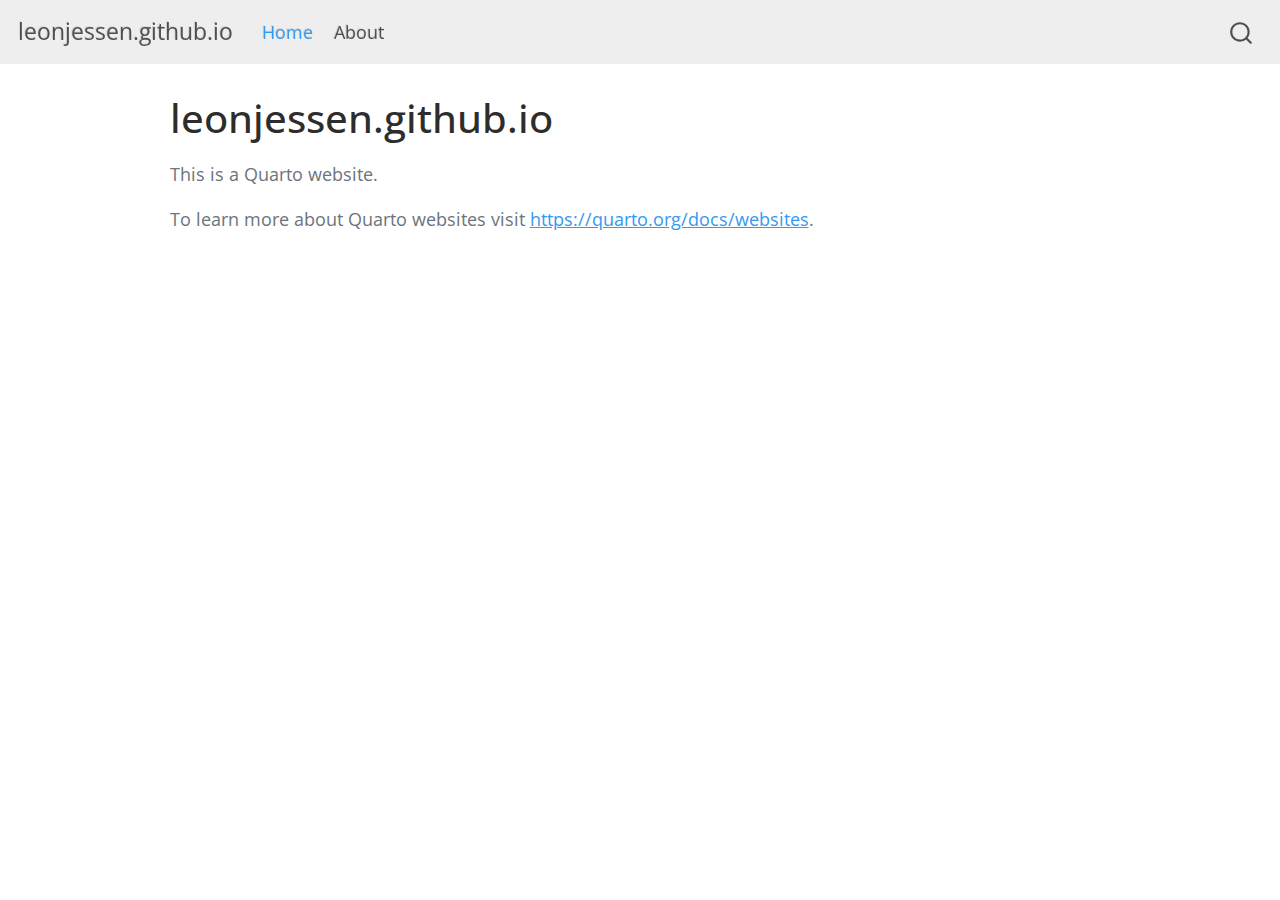
<file: index.html>
<!DOCTYPE html>
<html xmlns="http://www.w3.org/1999/xhtml" lang="en" xml:lang="en"><head>

<meta charset="utf-8">
<meta name="generator" content="quarto-1.0.37">

<meta name="viewport" content="width=device-width, initial-scale=1.0, user-scalable=yes">


<title>leonjessen.github.io</title>
<style>
code{white-space: pre-wrap;}
span.smallcaps{font-variant: small-caps;}
span.underline{text-decoration: underline;}
div.column{display: inline-block; vertical-align: top; width: 50%;}
div.hanging-indent{margin-left: 1.5em; text-indent: -1.5em;}
ul.task-list{list-style: none;}
</style>


<script src="site_libs/quarto-nav/quarto-nav.js"></script>
<script src="site_libs/quarto-nav/headroom.min.js"></script>
<script src="site_libs/clipboard/clipboard.min.js"></script>
<script src="site_libs/quarto-search/autocomplete.umd.js"></script>
<script src="site_libs/quarto-search/fuse.min.js"></script>
<script src="site_libs/quarto-search/quarto-search.js"></script>
<meta name="quarto:offset" content="./">
<script src="site_libs/quarto-html/quarto.js"></script>
<script src="site_libs/quarto-html/popper.min.js"></script>
<script src="site_libs/quarto-html/tippy.umd.min.js"></script>
<script src="site_libs/quarto-html/anchor.min.js"></script>
<link href="site_libs/quarto-html/tippy.css" rel="stylesheet">
<link href="site_libs/quarto-html/quarto-syntax-highlighting.css" rel="stylesheet" id="quarto-text-highlighting-styles">
<script src="site_libs/bootstrap/bootstrap.min.js"></script>
<link href="site_libs/bootstrap/bootstrap-icons.css" rel="stylesheet">
<link href="site_libs/bootstrap/bootstrap.min.css" rel="stylesheet" id="quarto-bootstrap" data-mode="light">
<script id="quarto-search-options" type="application/json">{
  "location": "navbar",
  "copy-button": false,
  "collapse-after": 3,
  "panel-placement": "end",
  "type": "overlay",
  "limit": 20,
  "language": {
    "search-no-results-text": "No results",
    "search-matching-documents-text": "matching documents",
    "search-copy-link-title": "Copy link to search",
    "search-hide-matches-text": "Hide additional matches",
    "search-more-match-text": "more match in this document",
    "search-more-matches-text": "more matches in this document",
    "search-clear-button-title": "Clear",
    "search-detached-cancel-button-title": "Cancel",
    "search-submit-button-title": "Submit"
  }
}</script>


<link rel="stylesheet" href="styles.css">
</head>

<body class="nav-fixed">

<div id="quarto-search-results"></div>
  <header id="quarto-header" class="headroom fixed-top">
    <nav class="navbar navbar-expand-lg navbar-dark ">
      <div class="navbar-container container-fluid">
      <a class="navbar-brand" href="./index.html">
    <span class="navbar-title">leonjessen.github.io</span>
  </a>
          <button class="navbar-toggler" type="button" data-bs-toggle="collapse" data-bs-target="#navbarCollapse" aria-controls="navbarCollapse" aria-expanded="false" aria-label="Toggle navigation" onclick="if (window.quartoToggleHeadroom) { window.quartoToggleHeadroom(); }">
  <span class="navbar-toggler-icon"></span>
</button>
          <div class="collapse navbar-collapse" id="navbarCollapse">
            <ul class="navbar-nav navbar-nav-scroll me-auto">
  <li class="nav-item">
    <a class="nav-link active" href="./index.html" aria-current="page">Home</a>
  </li>  
  <li class="nav-item">
    <a class="nav-link" href="./about.html">About</a>
  </li>  
</ul>
              <div id="quarto-search" class="" title="Search"></div>
          </div> <!-- /navcollapse -->
      </div> <!-- /container-fluid -->
    </nav>
</header>
<!-- content -->
<div id="quarto-content" class="quarto-container page-columns page-rows-contents page-layout-article page-navbar">
<!-- sidebar -->
<!-- margin-sidebar -->
    <div id="quarto-margin-sidebar" class="sidebar margin-sidebar">
        
    </div>
<!-- main -->
<main class="content" id="quarto-document-content">

<header id="title-block-header" class="quarto-title-block default">
<div class="quarto-title">
<h1 class="title">leonjessen.github.io</h1>
</div>



<div class="quarto-title-meta">

    
    
  </div>
  

</header>

<p>This is a Quarto website.</p>
<p>To learn more about Quarto websites visit <a href="https://quarto.org/docs/websites" class="uri">https://quarto.org/docs/websites</a>.</p>



</main> <!-- /main -->
<script id="quarto-html-after-body" type="application/javascript">
window.document.addEventListener("DOMContentLoaded", function (event) {
  const toggleBodyColorMode = (bsSheetEl) => {
    const mode = bsSheetEl.getAttribute("data-mode");
    const bodyEl = window.document.querySelector("body");
    if (mode === "dark") {
      bodyEl.classList.add("quarto-dark");
      bodyEl.classList.remove("quarto-light");
    } else {
      bodyEl.classList.add("quarto-light");
      bodyEl.classList.remove("quarto-dark");
    }
  }
  const toggleBodyColorPrimary = () => {
    const bsSheetEl = window.document.querySelector("link#quarto-bootstrap");
    if (bsSheetEl) {
      toggleBodyColorMode(bsSheetEl);
    }
  }
  toggleBodyColorPrimary();  
  const icon = "";
  const anchorJS = new window.AnchorJS();
  anchorJS.options = {
    placement: 'right',
    icon: icon
  };
  anchorJS.add('.anchored');
  const clipboard = new window.ClipboardJS('.code-copy-button', {
    target: function(trigger) {
      return trigger.previousElementSibling;
    }
  });
  clipboard.on('success', function(e) {
    // button target
    const button = e.trigger;
    // don't keep focus
    button.blur();
    // flash "checked"
    button.classList.add('code-copy-button-checked');
    var currentTitle = button.getAttribute("title");
    button.setAttribute("title", "Copied!");
    setTimeout(function() {
      button.setAttribute("title", currentTitle);
      button.classList.remove('code-copy-button-checked');
    }, 1000);
    // clear code selection
    e.clearSelection();
  });
  function tippyHover(el, contentFn) {
    const config = {
      allowHTML: true,
      content: contentFn,
      maxWidth: 500,
      delay: 100,
      arrow: false,
      appendTo: function(el) {
          return el.parentElement;
      },
      interactive: true,
      interactiveBorder: 10,
      theme: 'quarto',
      placement: 'bottom-start'
    };
    window.tippy(el, config); 
  }
  const noterefs = window.document.querySelectorAll('a[role="doc-noteref"]');
  for (var i=0; i<noterefs.length; i++) {
    const ref = noterefs[i];
    tippyHover(ref, function() {
      let href = ref.getAttribute('href');
      try { href = new URL(href).hash; } catch {}
      const id = href.replace(/^#\/?/, "");
      const note = window.document.getElementById(id);
      return note.innerHTML;
    });
  }
  var bibliorefs = window.document.querySelectorAll('a[role="doc-biblioref"]');
  for (var i=0; i<bibliorefs.length; i++) {
    const ref = bibliorefs[i];
    const cites = ref.parentNode.getAttribute('data-cites').split(' ');
    tippyHover(ref, function() {
      var popup = window.document.createElement('div');
      cites.forEach(function(cite) {
        var citeDiv = window.document.createElement('div');
        citeDiv.classList.add('hanging-indent');
        citeDiv.classList.add('csl-entry');
        var biblioDiv = window.document.getElementById('ref-' + cite);
        if (biblioDiv) {
          citeDiv.innerHTML = biblioDiv.innerHTML;
        }
        popup.appendChild(citeDiv);
      });
      return popup.innerHTML;
    });
  }
});
</script>
</div> <!-- /content -->



</body></html>
</file>
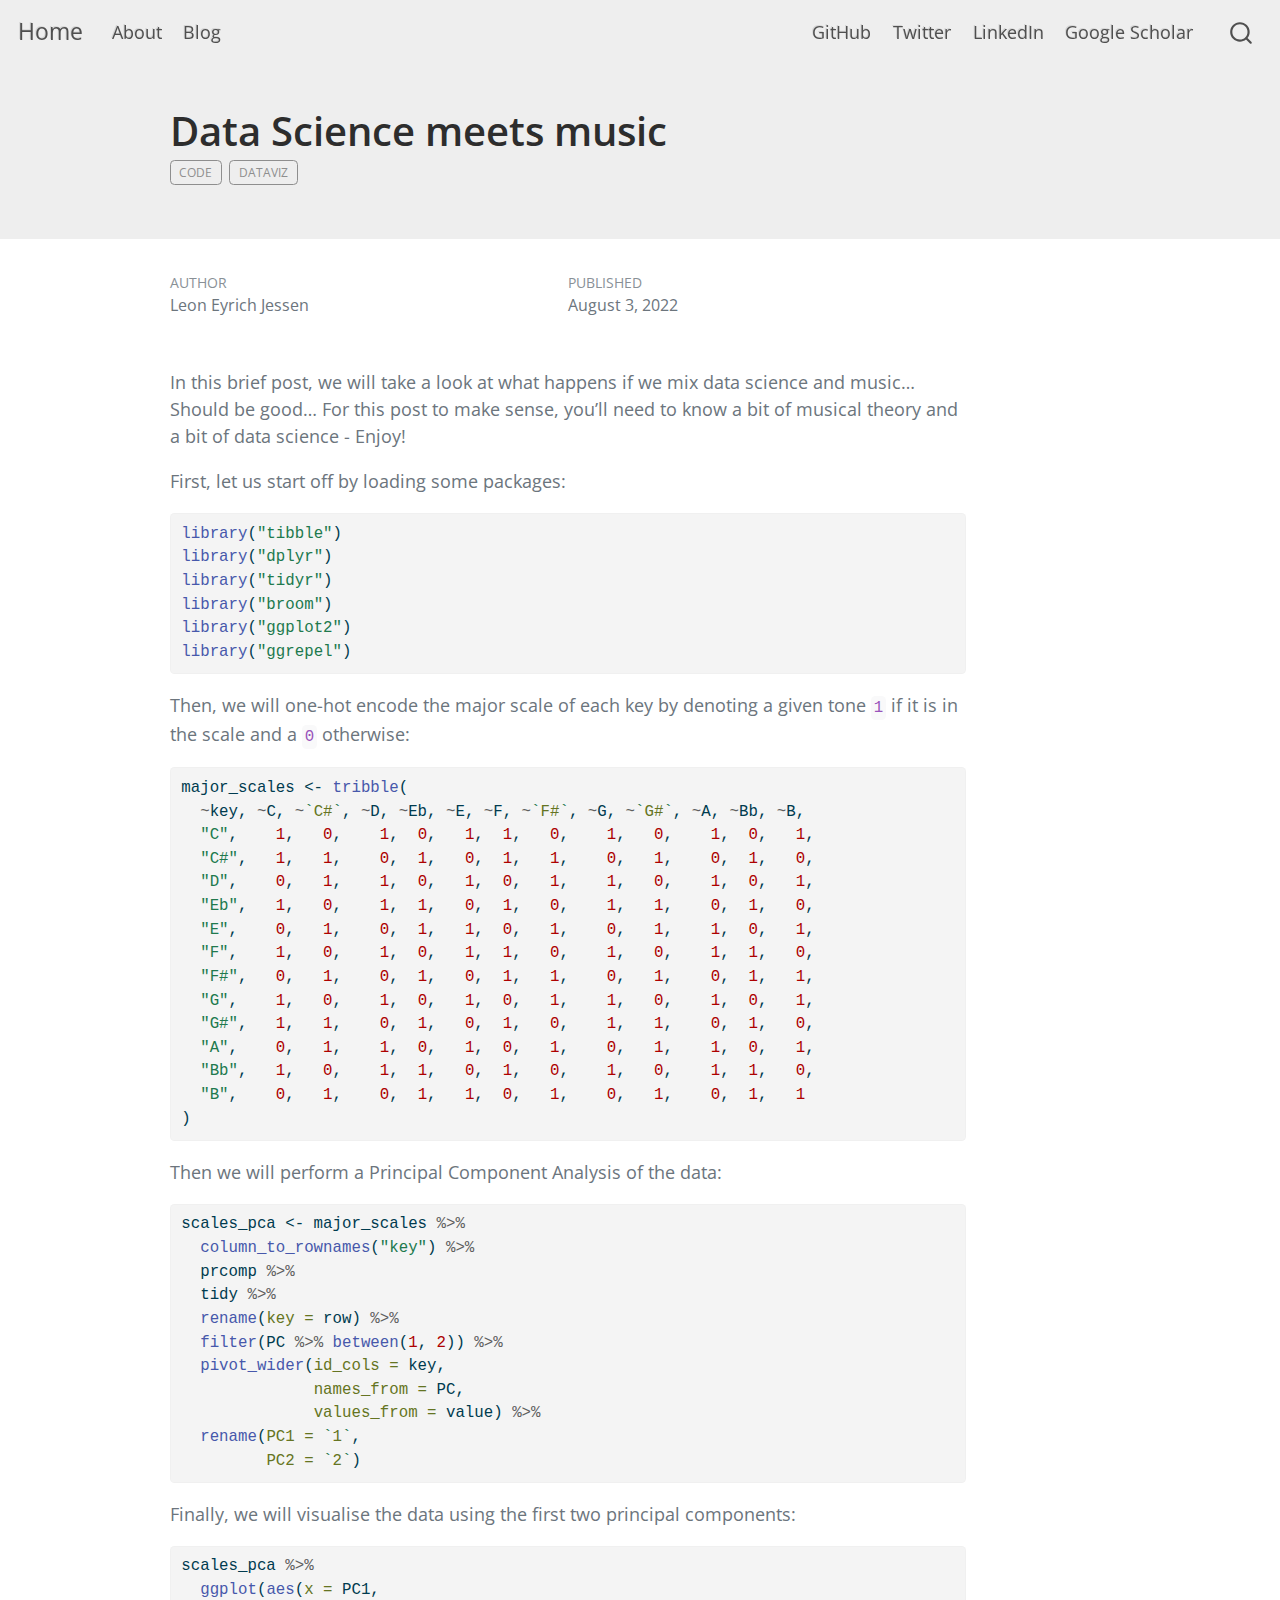
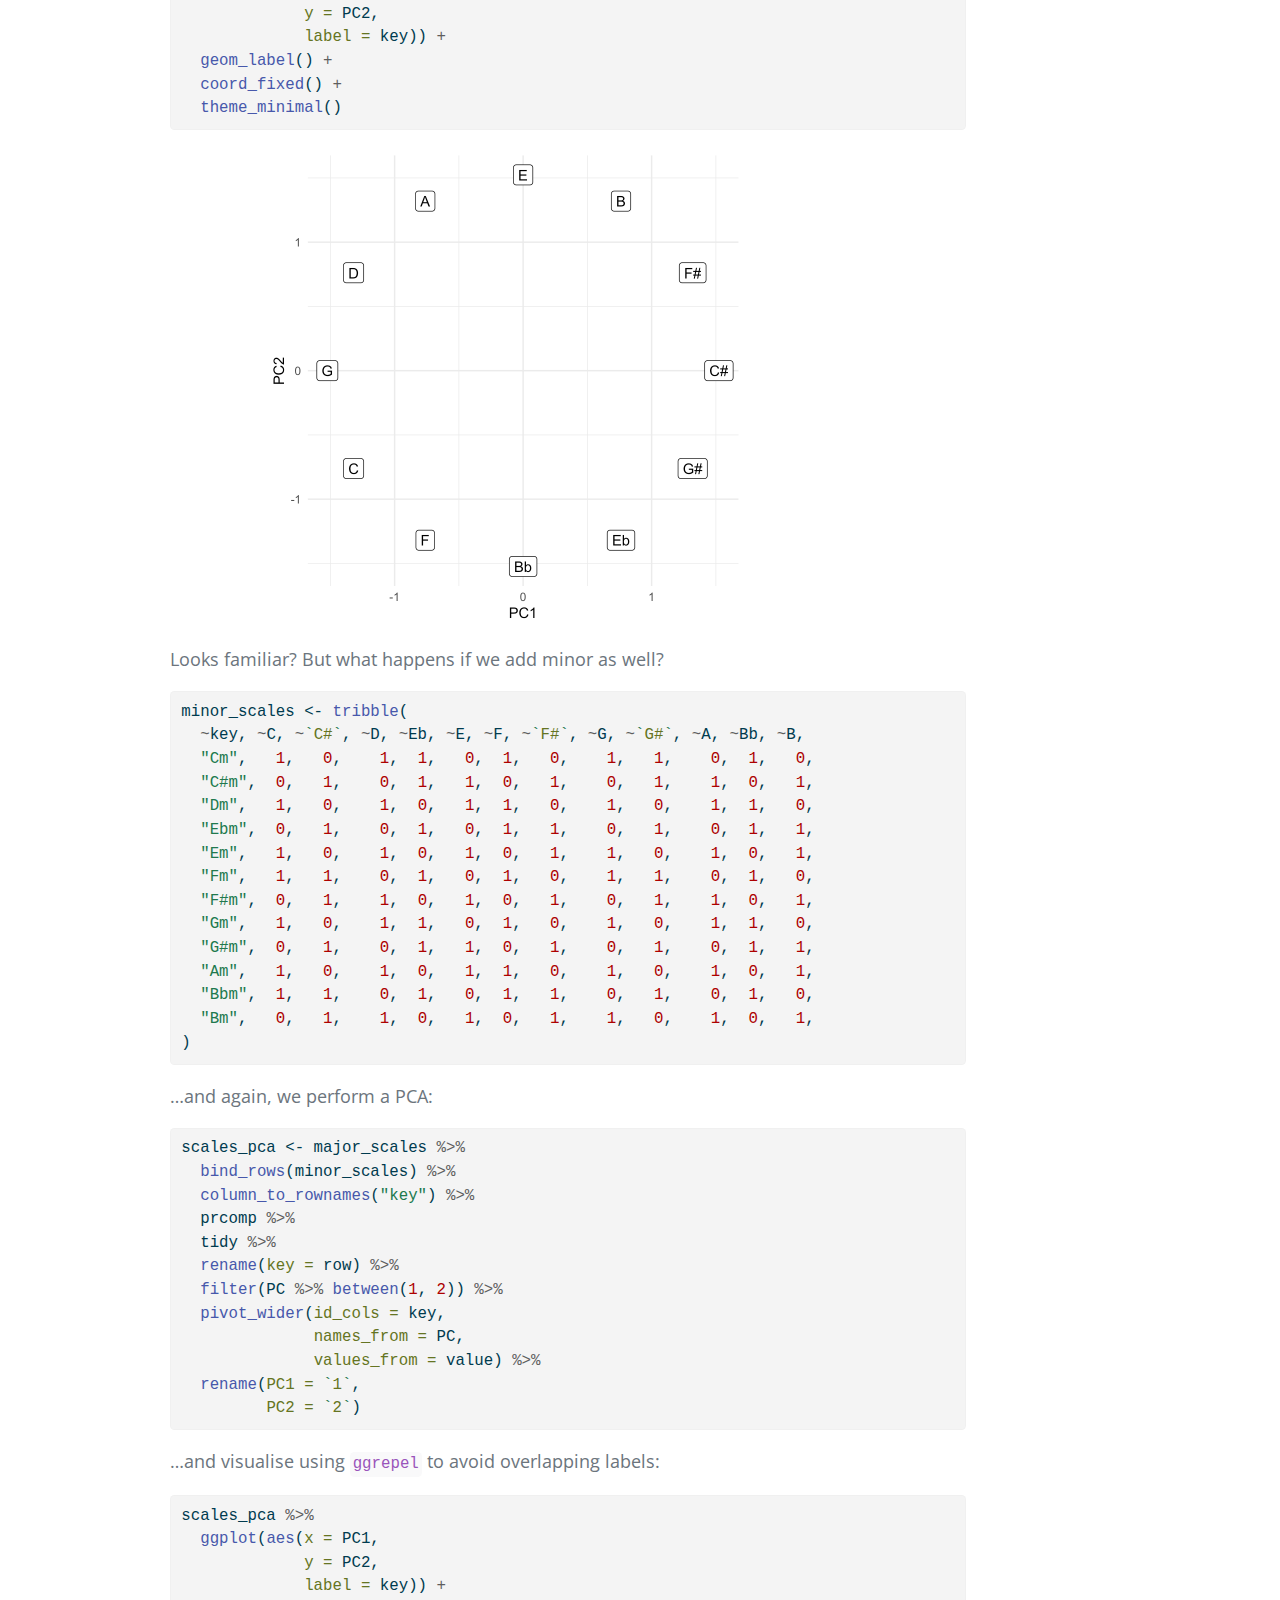
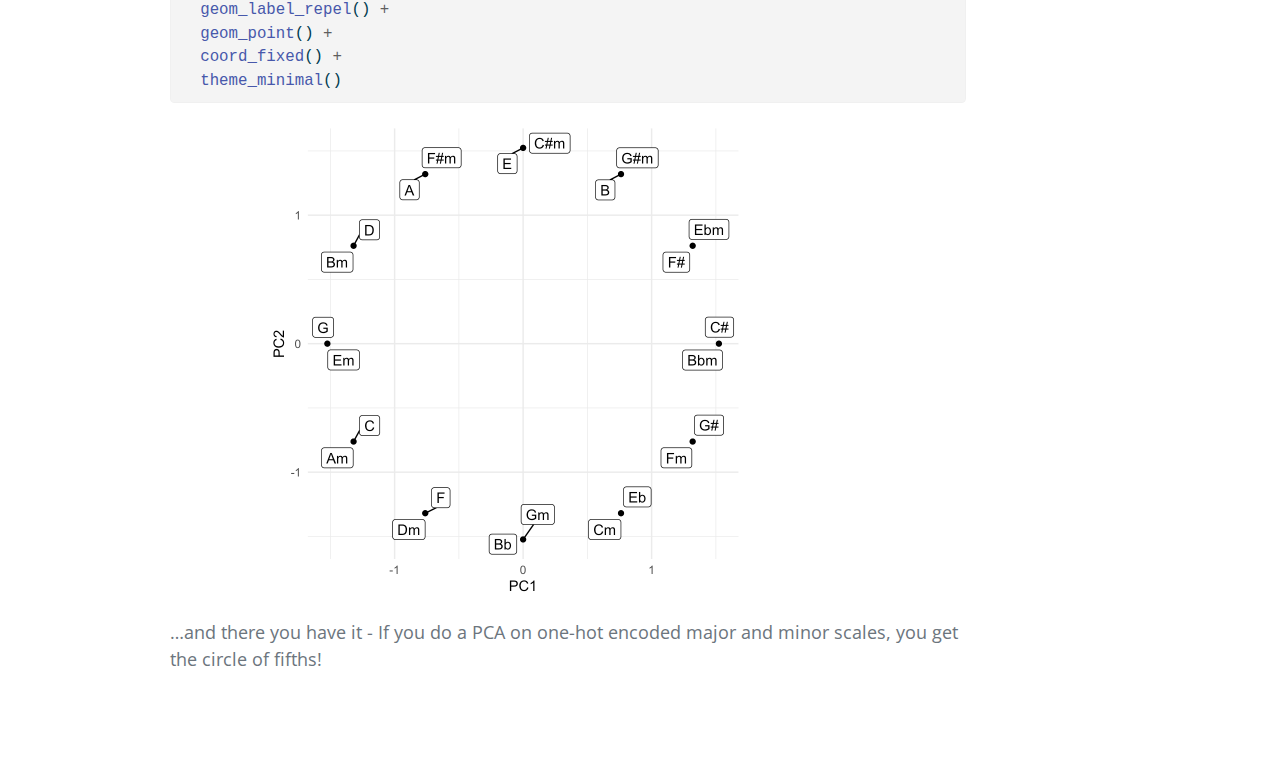
<file: posts/datascience_meets_music/index.html>
<!DOCTYPE html>
<html xmlns="http://www.w3.org/1999/xhtml" lang="en" xml:lang="en"><head>

<meta charset="utf-8">
<meta name="generator" content="quarto-1.0.37">

<meta name="viewport" content="width=device-width, initial-scale=1.0, user-scalable=yes">

<meta name="author" content="Leon Eyrich Jessen">
<meta name="dcterms.date" content="2022-08-03">

<title>Home - Data Science meets music</title>
<style>
code{white-space: pre-wrap;}
span.smallcaps{font-variant: small-caps;}
span.underline{text-decoration: underline;}
div.column{display: inline-block; vertical-align: top; width: 50%;}
div.hanging-indent{margin-left: 1.5em; text-indent: -1.5em;}
ul.task-list{list-style: none;}
pre > code.sourceCode { white-space: pre; position: relative; }
pre > code.sourceCode > span { display: inline-block; line-height: 1.25; }
pre > code.sourceCode > span:empty { height: 1.2em; }
.sourceCode { overflow: visible; }
code.sourceCode > span { color: inherit; text-decoration: inherit; }
div.sourceCode { margin: 1em 0; }
pre.sourceCode { margin: 0; }
@media screen {
div.sourceCode { overflow: auto; }
}
@media print {
pre > code.sourceCode { white-space: pre-wrap; }
pre > code.sourceCode > span { text-indent: -5em; padding-left: 5em; }
}
pre.numberSource code
  { counter-reset: source-line 0; }
pre.numberSource code > span
  { position: relative; left: -4em; counter-increment: source-line; }
pre.numberSource code > span > a:first-child::before
  { content: counter(source-line);
    position: relative; left: -1em; text-align: right; vertical-align: baseline;
    border: none; display: inline-block;
    -webkit-touch-callout: none; -webkit-user-select: none;
    -khtml-user-select: none; -moz-user-select: none;
    -ms-user-select: none; user-select: none;
    padding: 0 4px; width: 4em;
    color: #aaaaaa;
  }
pre.numberSource { margin-left: 3em; border-left: 1px solid #aaaaaa;  padding-left: 4px; }
div.sourceCode
  {   }
@media screen {
pre > code.sourceCode > span > a:first-child::before { text-decoration: underline; }
}
code span.al { color: #ff0000; font-weight: bold; } /* Alert */
code span.an { color: #60a0b0; font-weight: bold; font-style: italic; } /* Annotation */
code span.at { color: #7d9029; } /* Attribute */
code span.bn { color: #40a070; } /* BaseN */
code span.bu { } /* BuiltIn */
code span.cf { color: #007020; font-weight: bold; } /* ControlFlow */
code span.ch { color: #4070a0; } /* Char */
code span.cn { color: #880000; } /* Constant */
code span.co { color: #60a0b0; font-style: italic; } /* Comment */
code span.cv { color: #60a0b0; font-weight: bold; font-style: italic; } /* CommentVar */
code span.do { color: #ba2121; font-style: italic; } /* Documentation */
code span.dt { color: #902000; } /* DataType */
code span.dv { color: #40a070; } /* DecVal */
code span.er { color: #ff0000; font-weight: bold; } /* Error */
code span.ex { } /* Extension */
code span.fl { color: #40a070; } /* Float */
code span.fu { color: #06287e; } /* Function */
code span.im { } /* Import */
code span.in { color: #60a0b0; font-weight: bold; font-style: italic; } /* Information */
code span.kw { color: #007020; font-weight: bold; } /* Keyword */
code span.op { color: #666666; } /* Operator */
code span.ot { color: #007020; } /* Other */
code span.pp { color: #bc7a00; } /* Preprocessor */
code span.sc { color: #4070a0; } /* SpecialChar */
code span.ss { color: #bb6688; } /* SpecialString */
code span.st { color: #4070a0; } /* String */
code span.va { color: #19177c; } /* Variable */
code span.vs { color: #4070a0; } /* VerbatimString */
code span.wa { color: #60a0b0; font-weight: bold; font-style: italic; } /* Warning */
</style>


<script src="../../site_libs/quarto-nav/quarto-nav.js"></script>
<script src="../../site_libs/quarto-nav/headroom.min.js"></script>
<script src="../../site_libs/clipboard/clipboard.min.js"></script>
<script src="../../site_libs/quarto-search/autocomplete.umd.js"></script>
<script src="../../site_libs/quarto-search/fuse.min.js"></script>
<script src="../../site_libs/quarto-search/quarto-search.js"></script>
<meta name="quarto:offset" content="../../">
<script src="../../site_libs/quarto-html/quarto.js"></script>
<script src="../../site_libs/quarto-html/popper.min.js"></script>
<script src="../../site_libs/quarto-html/tippy.umd.min.js"></script>
<script src="../../site_libs/quarto-html/anchor.min.js"></script>
<link href="../../site_libs/quarto-html/tippy.css" rel="stylesheet">
<link href="../../site_libs/quarto-html/quarto-syntax-highlighting.css" rel="stylesheet" id="quarto-text-highlighting-styles">
<script src="../../site_libs/bootstrap/bootstrap.min.js"></script>
<link href="../../site_libs/bootstrap/bootstrap-icons.css" rel="stylesheet">
<link href="../../site_libs/bootstrap/bootstrap.min.css" rel="stylesheet" id="quarto-bootstrap" data-mode="light">
<script id="quarto-search-options" type="application/json">{
  "location": "navbar",
  "copy-button": false,
  "collapse-after": 3,
  "panel-placement": "end",
  "type": "overlay",
  "limit": 20,
  "language": {
    "search-no-results-text": "No results",
    "search-matching-documents-text": "matching documents",
    "search-copy-link-title": "Copy link to search",
    "search-hide-matches-text": "Hide additional matches",
    "search-more-match-text": "more match in this document",
    "search-more-matches-text": "more matches in this document",
    "search-clear-button-title": "Clear",
    "search-detached-cancel-button-title": "Cancel",
    "search-submit-button-title": "Submit"
  }
}</script>


<link rel="stylesheet" href="../../styles.css">
</head>

<body class="nav-fixed">

<div id="quarto-search-results"></div>
  <header id="quarto-header" class="headroom fixed-top">
    <nav class="navbar navbar-expand-lg navbar-dark ">
      <div class="navbar-container container-fluid">
      <a class="navbar-brand" href="../../index.html">
    <span class="navbar-title">Home</span>
  </a>
          <button class="navbar-toggler" type="button" data-bs-toggle="collapse" data-bs-target="#navbarCollapse" aria-controls="navbarCollapse" aria-expanded="false" aria-label="Toggle navigation" onclick="if (window.quartoToggleHeadroom) { window.quartoToggleHeadroom(); }">
  <span class="navbar-toggler-icon"></span>
</button>
          <div class="collapse navbar-collapse" id="navbarCollapse">
            <ul class="navbar-nav navbar-nav-scroll me-auto">
  <li class="nav-item">
    <a class="nav-link" href="../../about.html">About</a>
  </li>  
  <li class="nav-item">
    <a class="nav-link" href="../../blog.html">Blog</a>
  </li>  
</ul>
            <ul class="navbar-nav navbar-nav-scroll ms-auto">
  <li class="nav-item">
    <a class="nav-link" href="http://github.com/leonjessen">GitHub</a>
  </li>  
  <li class="nav-item">
    <a class="nav-link" href="https://twitter.com/jessenleon">Twitter</a>
  </li>  
  <li class="nav-item">
    <a class="nav-link" href="https://dk.linkedin.com/in/leonjessen">LinkedIn</a>
  </li>  
  <li class="nav-item">
    <a class="nav-link" href="https://scholar.google.com/citations?user=UFsfJkAAAAAJ&amp;hl=en">Google Scholar</a>
  </li>  
</ul>
              <div id="quarto-search" class="" title="Search"></div>
          </div> <!-- /navcollapse -->
      </div> <!-- /container-fluid -->
    </nav>
</header>
<!-- content -->
<header id="title-block-header" class="quarto-title-block default page-columns page-full">
  <div class="quarto-title-banner page-columns page-full">
    <div class="quarto-title column-body">
      <h1 class="title">Data Science meets music</h1>
                                <div class="quarto-categories">
                <div class="quarto-category">code</div>
                <div class="quarto-category">dataviz</div>
              </div>
                  </div>
  </div>
    
  
  <div class="quarto-title-meta">

      <div>
      <div class="quarto-title-meta-heading">Author</div>
      <div class="quarto-title-meta-contents">
               <p>Leon Eyrich Jessen </p>
            </div>
    </div>
      
      <div>
      <div class="quarto-title-meta-heading">Published</div>
      <div class="quarto-title-meta-contents">
        <p class="date">August 3, 2022</p>
      </div>
    </div>
      
    </div>
    
  
  </header><div id="quarto-content" class="quarto-container page-columns page-rows-contents page-layout-article page-navbar">
<!-- sidebar -->
<!-- margin-sidebar -->
    <div id="quarto-margin-sidebar" class="sidebar margin-sidebar">
        
    </div>
<!-- main -->
<main class="content quarto-banner-title-block" id="quarto-document-content">




<p>In this brief post, we will take a look at what happens if we mix data science and music… Should be good… For this post to make sense, you’ll need to know a bit of musical theory and a bit of data science - Enjoy!</p>
<p>First, let us start off by loading some packages:</p>
<div class="cell">
<div class="sourceCode cell-code" id="cb1"><pre class="sourceCode r code-with-copy"><code class="sourceCode r"><span id="cb1-1"><a href="#cb1-1" aria-hidden="true" tabindex="-1"></a><span class="fu">library</span>(<span class="st">"tibble"</span>)</span>
<span id="cb1-2"><a href="#cb1-2" aria-hidden="true" tabindex="-1"></a><span class="fu">library</span>(<span class="st">"dplyr"</span>)</span>
<span id="cb1-3"><a href="#cb1-3" aria-hidden="true" tabindex="-1"></a><span class="fu">library</span>(<span class="st">"tidyr"</span>)</span>
<span id="cb1-4"><a href="#cb1-4" aria-hidden="true" tabindex="-1"></a><span class="fu">library</span>(<span class="st">"broom"</span>)</span>
<span id="cb1-5"><a href="#cb1-5" aria-hidden="true" tabindex="-1"></a><span class="fu">library</span>(<span class="st">"ggplot2"</span>)</span>
<span id="cb1-6"><a href="#cb1-6" aria-hidden="true" tabindex="-1"></a><span class="fu">library</span>(<span class="st">"ggrepel"</span>)</span></code><button title="Copy to Clipboard" class="code-copy-button"><i class="bi"></i></button></pre></div>
</div>
<p>Then, we will one-hot encode the major scale of each key by denoting a given tone <code>1</code> if it is in the scale and a <code>0</code> otherwise:</p>
<div class="cell">
<div class="sourceCode cell-code" id="cb2"><pre class="sourceCode r code-with-copy"><code class="sourceCode r"><span id="cb2-1"><a href="#cb2-1" aria-hidden="true" tabindex="-1"></a>major_scales <span class="ot">&lt;-</span> <span class="fu">tribble</span>(</span>
<span id="cb2-2"><a href="#cb2-2" aria-hidden="true" tabindex="-1"></a>  <span class="sc">~</span>key, <span class="sc">~</span>C, <span class="sc">~</span><span class="st">`</span><span class="at">C#</span><span class="st">`</span>, <span class="sc">~</span>D, <span class="sc">~</span>Eb, <span class="sc">~</span>E, <span class="sc">~</span>F, <span class="sc">~</span><span class="st">`</span><span class="at">F#</span><span class="st">`</span>, <span class="sc">~</span>G, <span class="sc">~</span><span class="st">`</span><span class="at">G#</span><span class="st">`</span>, <span class="sc">~</span>A, <span class="sc">~</span>Bb, <span class="sc">~</span>B,</span>
<span id="cb2-3"><a href="#cb2-3" aria-hidden="true" tabindex="-1"></a>  <span class="st">"C"</span>,    <span class="dv">1</span>,   <span class="dv">0</span>,    <span class="dv">1</span>,  <span class="dv">0</span>,   <span class="dv">1</span>,  <span class="dv">1</span>,   <span class="dv">0</span>,    <span class="dv">1</span>,   <span class="dv">0</span>,    <span class="dv">1</span>,  <span class="dv">0</span>,   <span class="dv">1</span>,</span>
<span id="cb2-4"><a href="#cb2-4" aria-hidden="true" tabindex="-1"></a>  <span class="st">"C#"</span>,   <span class="dv">1</span>,   <span class="dv">1</span>,    <span class="dv">0</span>,  <span class="dv">1</span>,   <span class="dv">0</span>,  <span class="dv">1</span>,   <span class="dv">1</span>,    <span class="dv">0</span>,   <span class="dv">1</span>,    <span class="dv">0</span>,  <span class="dv">1</span>,   <span class="dv">0</span>,</span>
<span id="cb2-5"><a href="#cb2-5" aria-hidden="true" tabindex="-1"></a>  <span class="st">"D"</span>,    <span class="dv">0</span>,   <span class="dv">1</span>,    <span class="dv">1</span>,  <span class="dv">0</span>,   <span class="dv">1</span>,  <span class="dv">0</span>,   <span class="dv">1</span>,    <span class="dv">1</span>,   <span class="dv">0</span>,    <span class="dv">1</span>,  <span class="dv">0</span>,   <span class="dv">1</span>,</span>
<span id="cb2-6"><a href="#cb2-6" aria-hidden="true" tabindex="-1"></a>  <span class="st">"Eb"</span>,   <span class="dv">1</span>,   <span class="dv">0</span>,    <span class="dv">1</span>,  <span class="dv">1</span>,   <span class="dv">0</span>,  <span class="dv">1</span>,   <span class="dv">0</span>,    <span class="dv">1</span>,   <span class="dv">1</span>,    <span class="dv">0</span>,  <span class="dv">1</span>,   <span class="dv">0</span>, </span>
<span id="cb2-7"><a href="#cb2-7" aria-hidden="true" tabindex="-1"></a>  <span class="st">"E"</span>,    <span class="dv">0</span>,   <span class="dv">1</span>,    <span class="dv">0</span>,  <span class="dv">1</span>,   <span class="dv">1</span>,  <span class="dv">0</span>,   <span class="dv">1</span>,    <span class="dv">0</span>,   <span class="dv">1</span>,    <span class="dv">1</span>,  <span class="dv">0</span>,   <span class="dv">1</span>,</span>
<span id="cb2-8"><a href="#cb2-8" aria-hidden="true" tabindex="-1"></a>  <span class="st">"F"</span>,    <span class="dv">1</span>,   <span class="dv">0</span>,    <span class="dv">1</span>,  <span class="dv">0</span>,   <span class="dv">1</span>,  <span class="dv">1</span>,   <span class="dv">0</span>,    <span class="dv">1</span>,   <span class="dv">0</span>,    <span class="dv">1</span>,  <span class="dv">1</span>,   <span class="dv">0</span>,</span>
<span id="cb2-9"><a href="#cb2-9" aria-hidden="true" tabindex="-1"></a>  <span class="st">"F#"</span>,   <span class="dv">0</span>,   <span class="dv">1</span>,    <span class="dv">0</span>,  <span class="dv">1</span>,   <span class="dv">0</span>,  <span class="dv">1</span>,   <span class="dv">1</span>,    <span class="dv">0</span>,   <span class="dv">1</span>,    <span class="dv">0</span>,  <span class="dv">1</span>,   <span class="dv">1</span>,</span>
<span id="cb2-10"><a href="#cb2-10" aria-hidden="true" tabindex="-1"></a>  <span class="st">"G"</span>,    <span class="dv">1</span>,   <span class="dv">0</span>,    <span class="dv">1</span>,  <span class="dv">0</span>,   <span class="dv">1</span>,  <span class="dv">0</span>,   <span class="dv">1</span>,    <span class="dv">1</span>,   <span class="dv">0</span>,    <span class="dv">1</span>,  <span class="dv">0</span>,   <span class="dv">1</span>,</span>
<span id="cb2-11"><a href="#cb2-11" aria-hidden="true" tabindex="-1"></a>  <span class="st">"G#"</span>,   <span class="dv">1</span>,   <span class="dv">1</span>,    <span class="dv">0</span>,  <span class="dv">1</span>,   <span class="dv">0</span>,  <span class="dv">1</span>,   <span class="dv">0</span>,    <span class="dv">1</span>,   <span class="dv">1</span>,    <span class="dv">0</span>,  <span class="dv">1</span>,   <span class="dv">0</span>,</span>
<span id="cb2-12"><a href="#cb2-12" aria-hidden="true" tabindex="-1"></a>  <span class="st">"A"</span>,    <span class="dv">0</span>,   <span class="dv">1</span>,    <span class="dv">1</span>,  <span class="dv">0</span>,   <span class="dv">1</span>,  <span class="dv">0</span>,   <span class="dv">1</span>,    <span class="dv">0</span>,   <span class="dv">1</span>,    <span class="dv">1</span>,  <span class="dv">0</span>,   <span class="dv">1</span>,</span>
<span id="cb2-13"><a href="#cb2-13" aria-hidden="true" tabindex="-1"></a>  <span class="st">"Bb"</span>,   <span class="dv">1</span>,   <span class="dv">0</span>,    <span class="dv">1</span>,  <span class="dv">1</span>,   <span class="dv">0</span>,  <span class="dv">1</span>,   <span class="dv">0</span>,    <span class="dv">1</span>,   <span class="dv">0</span>,    <span class="dv">1</span>,  <span class="dv">1</span>,   <span class="dv">0</span>,</span>
<span id="cb2-14"><a href="#cb2-14" aria-hidden="true" tabindex="-1"></a>  <span class="st">"B"</span>,    <span class="dv">0</span>,   <span class="dv">1</span>,    <span class="dv">0</span>,  <span class="dv">1</span>,   <span class="dv">1</span>,  <span class="dv">0</span>,   <span class="dv">1</span>,    <span class="dv">0</span>,   <span class="dv">1</span>,    <span class="dv">0</span>,  <span class="dv">1</span>,   <span class="dv">1</span></span>
<span id="cb2-15"><a href="#cb2-15" aria-hidden="true" tabindex="-1"></a>)</span></code><button title="Copy to Clipboard" class="code-copy-button"><i class="bi"></i></button></pre></div>
</div>
<p>Then we will perform a Principal Component Analysis of the data:</p>
<div class="cell">
<div class="sourceCode cell-code" id="cb3"><pre class="sourceCode r code-with-copy"><code class="sourceCode r"><span id="cb3-1"><a href="#cb3-1" aria-hidden="true" tabindex="-1"></a>scales_pca <span class="ot">&lt;-</span> major_scales <span class="sc">%&gt;%</span></span>
<span id="cb3-2"><a href="#cb3-2" aria-hidden="true" tabindex="-1"></a>  <span class="fu">column_to_rownames</span>(<span class="st">"key"</span>) <span class="sc">%&gt;%</span></span>
<span id="cb3-3"><a href="#cb3-3" aria-hidden="true" tabindex="-1"></a>  prcomp <span class="sc">%&gt;%</span> </span>
<span id="cb3-4"><a href="#cb3-4" aria-hidden="true" tabindex="-1"></a>  tidy <span class="sc">%&gt;%</span></span>
<span id="cb3-5"><a href="#cb3-5" aria-hidden="true" tabindex="-1"></a>  <span class="fu">rename</span>(<span class="at">key =</span> row) <span class="sc">%&gt;%</span> </span>
<span id="cb3-6"><a href="#cb3-6" aria-hidden="true" tabindex="-1"></a>  <span class="fu">filter</span>(PC <span class="sc">%&gt;%</span> <span class="fu">between</span>(<span class="dv">1</span>, <span class="dv">2</span>)) <span class="sc">%&gt;%</span> </span>
<span id="cb3-7"><a href="#cb3-7" aria-hidden="true" tabindex="-1"></a>  <span class="fu">pivot_wider</span>(<span class="at">id_cols =</span> key,</span>
<span id="cb3-8"><a href="#cb3-8" aria-hidden="true" tabindex="-1"></a>              <span class="at">names_from =</span> PC,</span>
<span id="cb3-9"><a href="#cb3-9" aria-hidden="true" tabindex="-1"></a>              <span class="at">values_from =</span> value) <span class="sc">%&gt;%</span> </span>
<span id="cb3-10"><a href="#cb3-10" aria-hidden="true" tabindex="-1"></a>  <span class="fu">rename</span>(<span class="at">PC1 =</span> <span class="st">`</span><span class="at">1</span><span class="st">`</span>,</span>
<span id="cb3-11"><a href="#cb3-11" aria-hidden="true" tabindex="-1"></a>         <span class="at">PC2 =</span> <span class="st">`</span><span class="at">2</span><span class="st">`</span>)</span></code><button title="Copy to Clipboard" class="code-copy-button"><i class="bi"></i></button></pre></div>
</div>
<p>Finally, we will visualise the data using the first two principal components:</p>
<div class="cell">
<div class="sourceCode cell-code" id="cb4"><pre class="sourceCode r code-with-copy"><code class="sourceCode r"><span id="cb4-1"><a href="#cb4-1" aria-hidden="true" tabindex="-1"></a>scales_pca <span class="sc">%&gt;%</span> </span>
<span id="cb4-2"><a href="#cb4-2" aria-hidden="true" tabindex="-1"></a>  <span class="fu">ggplot</span>(<span class="fu">aes</span>(<span class="at">x =</span> PC1,</span>
<span id="cb4-3"><a href="#cb4-3" aria-hidden="true" tabindex="-1"></a>             <span class="at">y =</span> PC2,</span>
<span id="cb4-4"><a href="#cb4-4" aria-hidden="true" tabindex="-1"></a>             <span class="at">label =</span> key)) <span class="sc">+</span> </span>
<span id="cb4-5"><a href="#cb4-5" aria-hidden="true" tabindex="-1"></a>  <span class="fu">geom_label</span>() <span class="sc">+</span></span>
<span id="cb4-6"><a href="#cb4-6" aria-hidden="true" tabindex="-1"></a>  <span class="fu">coord_fixed</span>() <span class="sc">+</span></span>
<span id="cb4-7"><a href="#cb4-7" aria-hidden="true" tabindex="-1"></a>  <span class="fu">theme_minimal</span>()</span></code><button title="Copy to Clipboard" class="code-copy-button"><i class="bi"></i></button></pre></div>
<div class="cell-output-display">
<p><img src="index_files/figure-html/unnamed-chunk-4-1.png" class="img-fluid" width="672"></p>
</div>
</div>
<p>Looks familiar? But what happens if we add minor as well?</p>
<div class="cell">
<div class="sourceCode cell-code" id="cb5"><pre class="sourceCode r code-with-copy"><code class="sourceCode r"><span id="cb5-1"><a href="#cb5-1" aria-hidden="true" tabindex="-1"></a>minor_scales <span class="ot">&lt;-</span> <span class="fu">tribble</span>(</span>
<span id="cb5-2"><a href="#cb5-2" aria-hidden="true" tabindex="-1"></a>  <span class="sc">~</span>key, <span class="sc">~</span>C, <span class="sc">~</span><span class="st">`</span><span class="at">C#</span><span class="st">`</span>, <span class="sc">~</span>D, <span class="sc">~</span>Eb, <span class="sc">~</span>E, <span class="sc">~</span>F, <span class="sc">~</span><span class="st">`</span><span class="at">F#</span><span class="st">`</span>, <span class="sc">~</span>G, <span class="sc">~</span><span class="st">`</span><span class="at">G#</span><span class="st">`</span>, <span class="sc">~</span>A, <span class="sc">~</span>Bb, <span class="sc">~</span>B,</span>
<span id="cb5-3"><a href="#cb5-3" aria-hidden="true" tabindex="-1"></a>  <span class="st">"Cm"</span>,   <span class="dv">1</span>,   <span class="dv">0</span>,    <span class="dv">1</span>,  <span class="dv">1</span>,   <span class="dv">0</span>,  <span class="dv">1</span>,   <span class="dv">0</span>,    <span class="dv">1</span>,   <span class="dv">1</span>,    <span class="dv">0</span>,  <span class="dv">1</span>,   <span class="dv">0</span>,</span>
<span id="cb5-4"><a href="#cb5-4" aria-hidden="true" tabindex="-1"></a>  <span class="st">"C#m"</span>,  <span class="dv">0</span>,   <span class="dv">1</span>,    <span class="dv">0</span>,  <span class="dv">1</span>,   <span class="dv">1</span>,  <span class="dv">0</span>,   <span class="dv">1</span>,    <span class="dv">0</span>,   <span class="dv">1</span>,    <span class="dv">1</span>,  <span class="dv">0</span>,   <span class="dv">1</span>,</span>
<span id="cb5-5"><a href="#cb5-5" aria-hidden="true" tabindex="-1"></a>  <span class="st">"Dm"</span>,   <span class="dv">1</span>,   <span class="dv">0</span>,    <span class="dv">1</span>,  <span class="dv">0</span>,   <span class="dv">1</span>,  <span class="dv">1</span>,   <span class="dv">0</span>,    <span class="dv">1</span>,   <span class="dv">0</span>,    <span class="dv">1</span>,  <span class="dv">1</span>,   <span class="dv">0</span>,</span>
<span id="cb5-6"><a href="#cb5-6" aria-hidden="true" tabindex="-1"></a>  <span class="st">"Ebm"</span>,  <span class="dv">0</span>,   <span class="dv">1</span>,    <span class="dv">0</span>,  <span class="dv">1</span>,   <span class="dv">0</span>,  <span class="dv">1</span>,   <span class="dv">1</span>,    <span class="dv">0</span>,   <span class="dv">1</span>,    <span class="dv">0</span>,  <span class="dv">1</span>,   <span class="dv">1</span>,</span>
<span id="cb5-7"><a href="#cb5-7" aria-hidden="true" tabindex="-1"></a>  <span class="st">"Em"</span>,   <span class="dv">1</span>,   <span class="dv">0</span>,    <span class="dv">1</span>,  <span class="dv">0</span>,   <span class="dv">1</span>,  <span class="dv">0</span>,   <span class="dv">1</span>,    <span class="dv">1</span>,   <span class="dv">0</span>,    <span class="dv">1</span>,  <span class="dv">0</span>,   <span class="dv">1</span>,</span>
<span id="cb5-8"><a href="#cb5-8" aria-hidden="true" tabindex="-1"></a>  <span class="st">"Fm"</span>,   <span class="dv">1</span>,   <span class="dv">1</span>,    <span class="dv">0</span>,  <span class="dv">1</span>,   <span class="dv">0</span>,  <span class="dv">1</span>,   <span class="dv">0</span>,    <span class="dv">1</span>,   <span class="dv">1</span>,    <span class="dv">0</span>,  <span class="dv">1</span>,   <span class="dv">0</span>,</span>
<span id="cb5-9"><a href="#cb5-9" aria-hidden="true" tabindex="-1"></a>  <span class="st">"F#m"</span>,  <span class="dv">0</span>,   <span class="dv">1</span>,    <span class="dv">1</span>,  <span class="dv">0</span>,   <span class="dv">1</span>,  <span class="dv">0</span>,   <span class="dv">1</span>,    <span class="dv">0</span>,   <span class="dv">1</span>,    <span class="dv">1</span>,  <span class="dv">0</span>,   <span class="dv">1</span>,</span>
<span id="cb5-10"><a href="#cb5-10" aria-hidden="true" tabindex="-1"></a>  <span class="st">"Gm"</span>,   <span class="dv">1</span>,   <span class="dv">0</span>,    <span class="dv">1</span>,  <span class="dv">1</span>,   <span class="dv">0</span>,  <span class="dv">1</span>,   <span class="dv">0</span>,    <span class="dv">1</span>,   <span class="dv">0</span>,    <span class="dv">1</span>,  <span class="dv">1</span>,   <span class="dv">0</span>,</span>
<span id="cb5-11"><a href="#cb5-11" aria-hidden="true" tabindex="-1"></a>  <span class="st">"G#m"</span>,  <span class="dv">0</span>,   <span class="dv">1</span>,    <span class="dv">0</span>,  <span class="dv">1</span>,   <span class="dv">1</span>,  <span class="dv">0</span>,   <span class="dv">1</span>,    <span class="dv">0</span>,   <span class="dv">1</span>,    <span class="dv">0</span>,  <span class="dv">1</span>,   <span class="dv">1</span>,</span>
<span id="cb5-12"><a href="#cb5-12" aria-hidden="true" tabindex="-1"></a>  <span class="st">"Am"</span>,   <span class="dv">1</span>,   <span class="dv">0</span>,    <span class="dv">1</span>,  <span class="dv">0</span>,   <span class="dv">1</span>,  <span class="dv">1</span>,   <span class="dv">0</span>,    <span class="dv">1</span>,   <span class="dv">0</span>,    <span class="dv">1</span>,  <span class="dv">0</span>,   <span class="dv">1</span>,</span>
<span id="cb5-13"><a href="#cb5-13" aria-hidden="true" tabindex="-1"></a>  <span class="st">"Bbm"</span>,  <span class="dv">1</span>,   <span class="dv">1</span>,    <span class="dv">0</span>,  <span class="dv">1</span>,   <span class="dv">0</span>,  <span class="dv">1</span>,   <span class="dv">1</span>,    <span class="dv">0</span>,   <span class="dv">1</span>,    <span class="dv">0</span>,  <span class="dv">1</span>,   <span class="dv">0</span>,</span>
<span id="cb5-14"><a href="#cb5-14" aria-hidden="true" tabindex="-1"></a>  <span class="st">"Bm"</span>,   <span class="dv">0</span>,   <span class="dv">1</span>,    <span class="dv">1</span>,  <span class="dv">0</span>,   <span class="dv">1</span>,  <span class="dv">0</span>,   <span class="dv">1</span>,    <span class="dv">1</span>,   <span class="dv">0</span>,    <span class="dv">1</span>,  <span class="dv">0</span>,   <span class="dv">1</span>,</span>
<span id="cb5-15"><a href="#cb5-15" aria-hidden="true" tabindex="-1"></a>)</span></code><button title="Copy to Clipboard" class="code-copy-button"><i class="bi"></i></button></pre></div>
</div>
<p>…and again, we perform a PCA:</p>
<div class="cell">
<div class="sourceCode cell-code" id="cb6"><pre class="sourceCode r code-with-copy"><code class="sourceCode r"><span id="cb6-1"><a href="#cb6-1" aria-hidden="true" tabindex="-1"></a>scales_pca <span class="ot">&lt;-</span> major_scales <span class="sc">%&gt;%</span></span>
<span id="cb6-2"><a href="#cb6-2" aria-hidden="true" tabindex="-1"></a>  <span class="fu">bind_rows</span>(minor_scales) <span class="sc">%&gt;%</span> </span>
<span id="cb6-3"><a href="#cb6-3" aria-hidden="true" tabindex="-1"></a>  <span class="fu">column_to_rownames</span>(<span class="st">"key"</span>) <span class="sc">%&gt;%</span></span>
<span id="cb6-4"><a href="#cb6-4" aria-hidden="true" tabindex="-1"></a>  prcomp <span class="sc">%&gt;%</span></span>
<span id="cb6-5"><a href="#cb6-5" aria-hidden="true" tabindex="-1"></a>  tidy <span class="sc">%&gt;%</span></span>
<span id="cb6-6"><a href="#cb6-6" aria-hidden="true" tabindex="-1"></a>  <span class="fu">rename</span>(<span class="at">key =</span> row) <span class="sc">%&gt;%</span> </span>
<span id="cb6-7"><a href="#cb6-7" aria-hidden="true" tabindex="-1"></a>  <span class="fu">filter</span>(PC <span class="sc">%&gt;%</span> <span class="fu">between</span>(<span class="dv">1</span>, <span class="dv">2</span>)) <span class="sc">%&gt;%</span> </span>
<span id="cb6-8"><a href="#cb6-8" aria-hidden="true" tabindex="-1"></a>  <span class="fu">pivot_wider</span>(<span class="at">id_cols =</span> key,</span>
<span id="cb6-9"><a href="#cb6-9" aria-hidden="true" tabindex="-1"></a>              <span class="at">names_from =</span> PC,</span>
<span id="cb6-10"><a href="#cb6-10" aria-hidden="true" tabindex="-1"></a>              <span class="at">values_from =</span> value) <span class="sc">%&gt;%</span> </span>
<span id="cb6-11"><a href="#cb6-11" aria-hidden="true" tabindex="-1"></a>  <span class="fu">rename</span>(<span class="at">PC1 =</span> <span class="st">`</span><span class="at">1</span><span class="st">`</span>,</span>
<span id="cb6-12"><a href="#cb6-12" aria-hidden="true" tabindex="-1"></a>         <span class="at">PC2 =</span> <span class="st">`</span><span class="at">2</span><span class="st">`</span>)</span></code><button title="Copy to Clipboard" class="code-copy-button"><i class="bi"></i></button></pre></div>
</div>
<p>…and visualise using <code>ggrepel</code> to avoid overlapping labels:</p>
<div class="cell">
<div class="sourceCode cell-code" id="cb7"><pre class="sourceCode r code-with-copy"><code class="sourceCode r"><span id="cb7-1"><a href="#cb7-1" aria-hidden="true" tabindex="-1"></a>scales_pca <span class="sc">%&gt;%</span> </span>
<span id="cb7-2"><a href="#cb7-2" aria-hidden="true" tabindex="-1"></a>  <span class="fu">ggplot</span>(<span class="fu">aes</span>(<span class="at">x =</span> PC1,</span>
<span id="cb7-3"><a href="#cb7-3" aria-hidden="true" tabindex="-1"></a>             <span class="at">y =</span> PC2,</span>
<span id="cb7-4"><a href="#cb7-4" aria-hidden="true" tabindex="-1"></a>             <span class="at">label =</span> key)) <span class="sc">+</span> </span>
<span id="cb7-5"><a href="#cb7-5" aria-hidden="true" tabindex="-1"></a>  <span class="fu">geom_label_repel</span>() <span class="sc">+</span></span>
<span id="cb7-6"><a href="#cb7-6" aria-hidden="true" tabindex="-1"></a>  <span class="fu">geom_point</span>() <span class="sc">+</span></span>
<span id="cb7-7"><a href="#cb7-7" aria-hidden="true" tabindex="-1"></a>  <span class="fu">coord_fixed</span>() <span class="sc">+</span></span>
<span id="cb7-8"><a href="#cb7-8" aria-hidden="true" tabindex="-1"></a>  <span class="fu">theme_minimal</span>()</span></code><button title="Copy to Clipboard" class="code-copy-button"><i class="bi"></i></button></pre></div>
<div class="cell-output-display">
<p><img src="index_files/figure-html/unnamed-chunk-7-1.png" class="img-fluid" width="672"></p>
</div>
</div>
<p>…and there you have it - If you do a PCA on one-hot encoded major and minor scales, you get the circle of fifths!</p>



</main> <!-- /main -->
<script id="quarto-html-after-body" type="application/javascript">
window.document.addEventListener("DOMContentLoaded", function (event) {
  const toggleBodyColorMode = (bsSheetEl) => {
    const mode = bsSheetEl.getAttribute("data-mode");
    const bodyEl = window.document.querySelector("body");
    if (mode === "dark") {
      bodyEl.classList.add("quarto-dark");
      bodyEl.classList.remove("quarto-light");
    } else {
      bodyEl.classList.add("quarto-light");
      bodyEl.classList.remove("quarto-dark");
    }
  }
  const toggleBodyColorPrimary = () => {
    const bsSheetEl = window.document.querySelector("link#quarto-bootstrap");
    if (bsSheetEl) {
      toggleBodyColorMode(bsSheetEl);
    }
  }
  toggleBodyColorPrimary();  
  const icon = "";
  const anchorJS = new window.AnchorJS();
  anchorJS.options = {
    placement: 'right',
    icon: icon
  };
  anchorJS.add('.anchored');
  const clipboard = new window.ClipboardJS('.code-copy-button', {
    target: function(trigger) {
      return trigger.previousElementSibling;
    }
  });
  clipboard.on('success', function(e) {
    // button target
    const button = e.trigger;
    // don't keep focus
    button.blur();
    // flash "checked"
    button.classList.add('code-copy-button-checked');
    var currentTitle = button.getAttribute("title");
    button.setAttribute("title", "Copied!");
    setTimeout(function() {
      button.setAttribute("title", currentTitle);
      button.classList.remove('code-copy-button-checked');
    }, 1000);
    // clear code selection
    e.clearSelection();
  });
  function tippyHover(el, contentFn) {
    const config = {
      allowHTML: true,
      content: contentFn,
      maxWidth: 500,
      delay: 100,
      arrow: false,
      appendTo: function(el) {
          return el.parentElement;
      },
      interactive: true,
      interactiveBorder: 10,
      theme: 'quarto',
      placement: 'bottom-start'
    };
    window.tippy(el, config); 
  }
  const noterefs = window.document.querySelectorAll('a[role="doc-noteref"]');
  for (var i=0; i<noterefs.length; i++) {
    const ref = noterefs[i];
    tippyHover(ref, function() {
      let href = ref.getAttribute('href');
      try { href = new URL(href).hash; } catch {}
      const id = href.replace(/^#\/?/, "");
      const note = window.document.getElementById(id);
      return note.innerHTML;
    });
  }
  var bibliorefs = window.document.querySelectorAll('a[role="doc-biblioref"]');
  for (var i=0; i<bibliorefs.length; i++) {
    const ref = bibliorefs[i];
    const cites = ref.parentNode.getAttribute('data-cites').split(' ');
    tippyHover(ref, function() {
      var popup = window.document.createElement('div');
      cites.forEach(function(cite) {
        var citeDiv = window.document.createElement('div');
        citeDiv.classList.add('hanging-indent');
        citeDiv.classList.add('csl-entry');
        var biblioDiv = window.document.getElementById('ref-' + cite);
        if (biblioDiv) {
          citeDiv.innerHTML = biblioDiv.innerHTML;
        }
        popup.appendChild(citeDiv);
      });
      return popup.innerHTML;
    });
  }
});
</script>
</div> <!-- /content -->



</body></html>
</file>
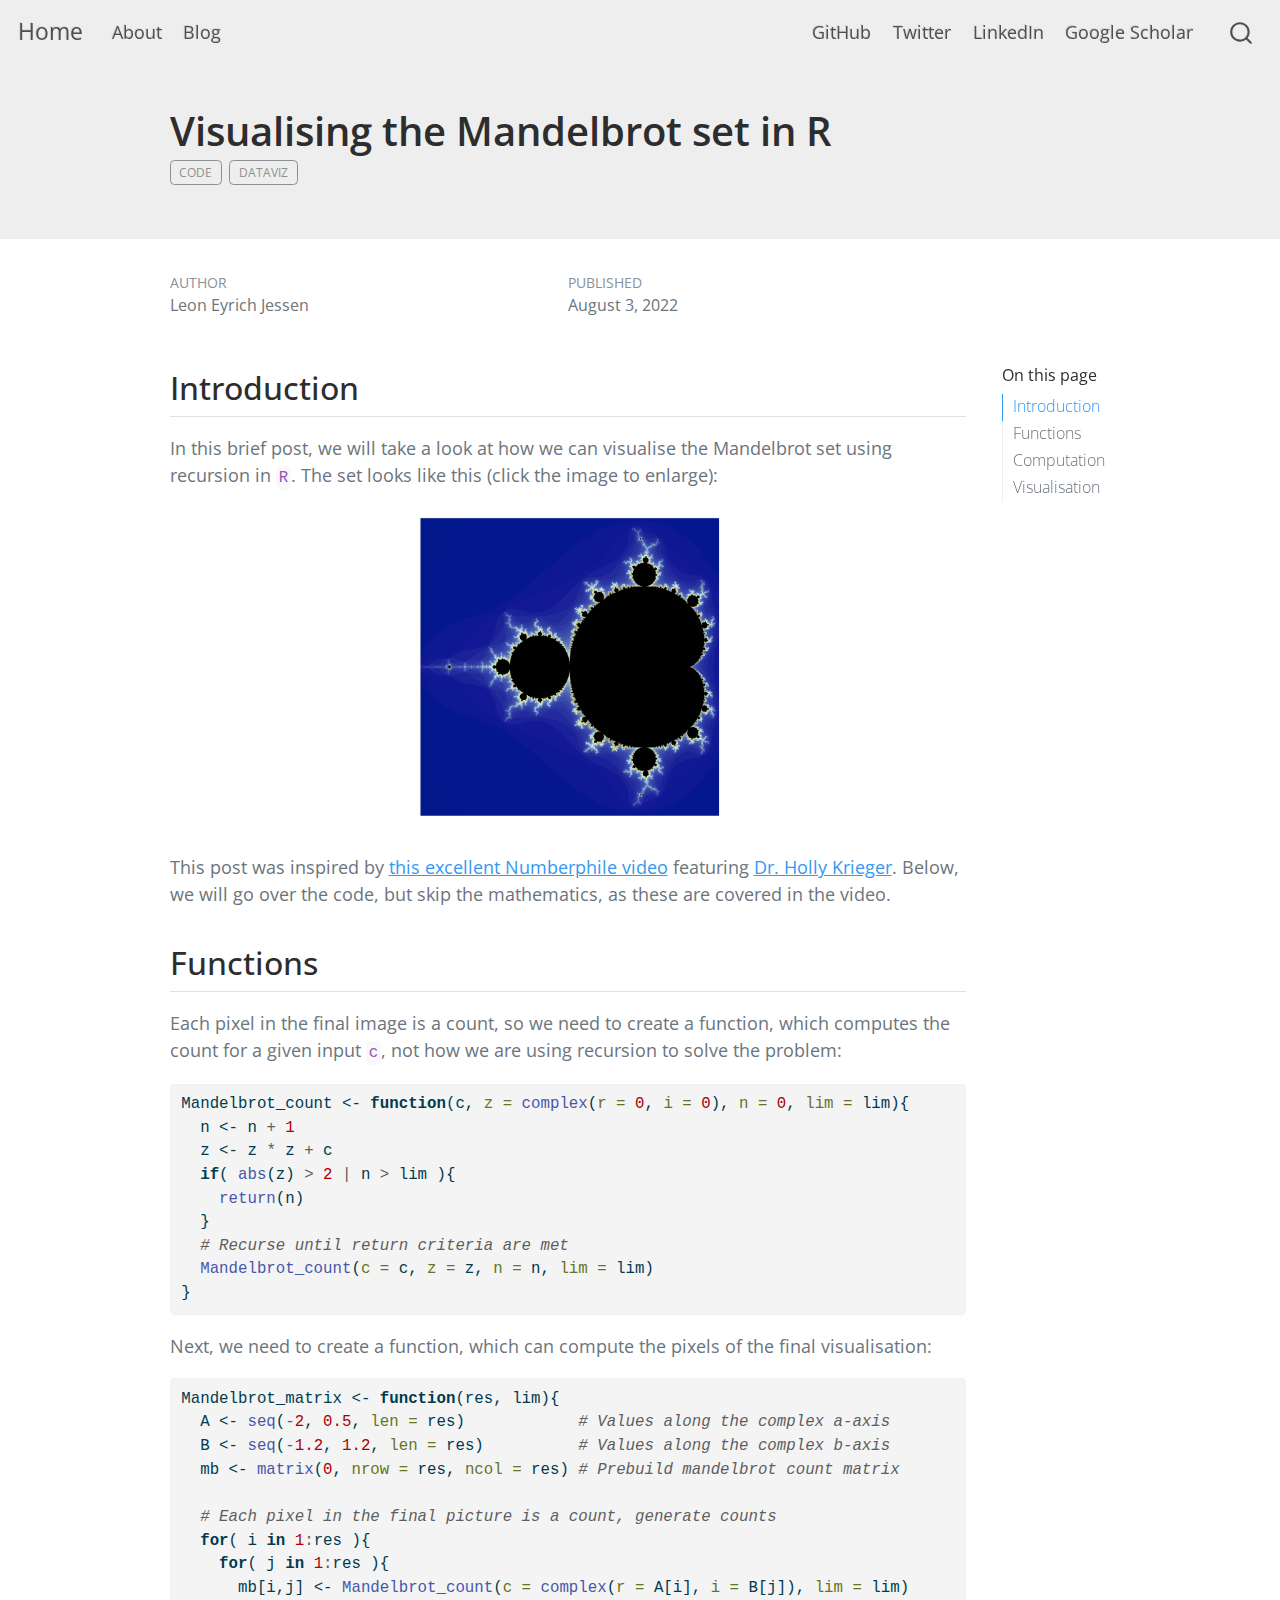
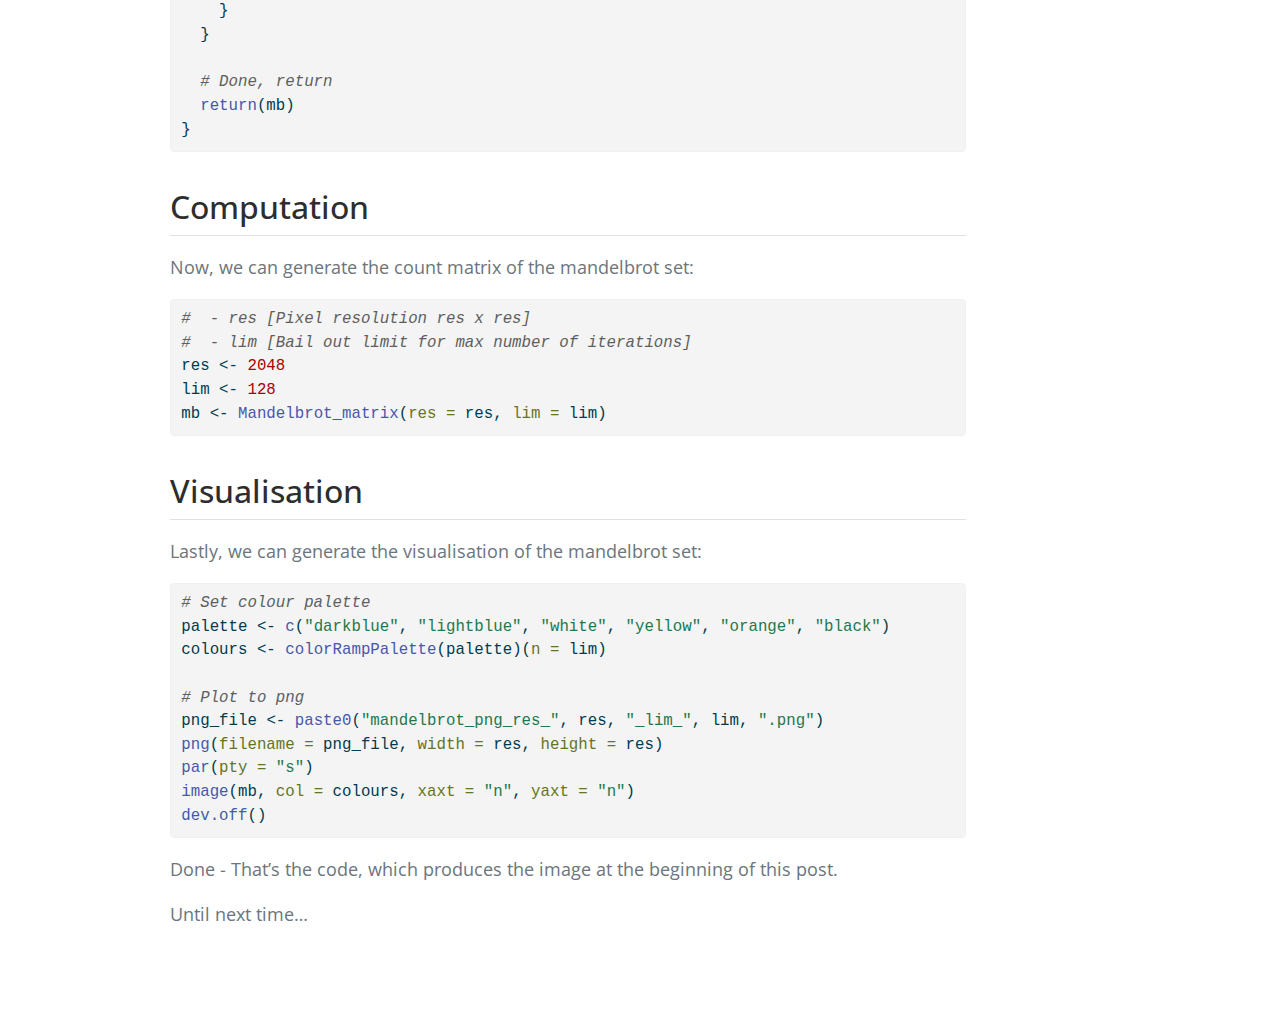
<file: posts/mandelbrot/index.html>
<!DOCTYPE html>
<html xmlns="http://www.w3.org/1999/xhtml" lang="en" xml:lang="en"><head>

<meta charset="utf-8">
<meta name="generator" content="quarto-1.0.37">

<meta name="viewport" content="width=device-width, initial-scale=1.0, user-scalable=yes">

<meta name="author" content="Leon Eyrich Jessen">
<meta name="dcterms.date" content="2022-08-03">

<title>Home - Visualising the Mandelbrot set in R</title>
<style>
code{white-space: pre-wrap;}
span.smallcaps{font-variant: small-caps;}
span.underline{text-decoration: underline;}
div.column{display: inline-block; vertical-align: top; width: 50%;}
div.hanging-indent{margin-left: 1.5em; text-indent: -1.5em;}
ul.task-list{list-style: none;}
pre > code.sourceCode { white-space: pre; position: relative; }
pre > code.sourceCode > span { display: inline-block; line-height: 1.25; }
pre > code.sourceCode > span:empty { height: 1.2em; }
.sourceCode { overflow: visible; }
code.sourceCode > span { color: inherit; text-decoration: inherit; }
div.sourceCode { margin: 1em 0; }
pre.sourceCode { margin: 0; }
@media screen {
div.sourceCode { overflow: auto; }
}
@media print {
pre > code.sourceCode { white-space: pre-wrap; }
pre > code.sourceCode > span { text-indent: -5em; padding-left: 5em; }
}
pre.numberSource code
  { counter-reset: source-line 0; }
pre.numberSource code > span
  { position: relative; left: -4em; counter-increment: source-line; }
pre.numberSource code > span > a:first-child::before
  { content: counter(source-line);
    position: relative; left: -1em; text-align: right; vertical-align: baseline;
    border: none; display: inline-block;
    -webkit-touch-callout: none; -webkit-user-select: none;
    -khtml-user-select: none; -moz-user-select: none;
    -ms-user-select: none; user-select: none;
    padding: 0 4px; width: 4em;
    color: #aaaaaa;
  }
pre.numberSource { margin-left: 3em; border-left: 1px solid #aaaaaa;  padding-left: 4px; }
div.sourceCode
  {   }
@media screen {
pre > code.sourceCode > span > a:first-child::before { text-decoration: underline; }
}
code span.al { color: #ff0000; font-weight: bold; } /* Alert */
code span.an { color: #60a0b0; font-weight: bold; font-style: italic; } /* Annotation */
code span.at { color: #7d9029; } /* Attribute */
code span.bn { color: #40a070; } /* BaseN */
code span.bu { } /* BuiltIn */
code span.cf { color: #007020; font-weight: bold; } /* ControlFlow */
code span.ch { color: #4070a0; } /* Char */
code span.cn { color: #880000; } /* Constant */
code span.co { color: #60a0b0; font-style: italic; } /* Comment */
code span.cv { color: #60a0b0; font-weight: bold; font-style: italic; } /* CommentVar */
code span.do { color: #ba2121; font-style: italic; } /* Documentation */
code span.dt { color: #902000; } /* DataType */
code span.dv { color: #40a070; } /* DecVal */
code span.er { color: #ff0000; font-weight: bold; } /* Error */
code span.ex { } /* Extension */
code span.fl { color: #40a070; } /* Float */
code span.fu { color: #06287e; } /* Function */
code span.im { } /* Import */
code span.in { color: #60a0b0; font-weight: bold; font-style: italic; } /* Information */
code span.kw { color: #007020; font-weight: bold; } /* Keyword */
code span.op { color: #666666; } /* Operator */
code span.ot { color: #007020; } /* Other */
code span.pp { color: #bc7a00; } /* Preprocessor */
code span.sc { color: #4070a0; } /* SpecialChar */
code span.ss { color: #bb6688; } /* SpecialString */
code span.st { color: #4070a0; } /* String */
code span.va { color: #19177c; } /* Variable */
code span.vs { color: #4070a0; } /* VerbatimString */
code span.wa { color: #60a0b0; font-weight: bold; font-style: italic; } /* Warning */
</style>


<script src="../../site_libs/quarto-nav/quarto-nav.js"></script>
<script src="../../site_libs/quarto-nav/headroom.min.js"></script>
<script src="../../site_libs/clipboard/clipboard.min.js"></script>
<script src="../../site_libs/quarto-search/autocomplete.umd.js"></script>
<script src="../../site_libs/quarto-search/fuse.min.js"></script>
<script src="../../site_libs/quarto-search/quarto-search.js"></script>
<meta name="quarto:offset" content="../../">
<script src="../../site_libs/quarto-html/quarto.js"></script>
<script src="../../site_libs/quarto-html/popper.min.js"></script>
<script src="../../site_libs/quarto-html/tippy.umd.min.js"></script>
<script src="../../site_libs/quarto-html/anchor.min.js"></script>
<link href="../../site_libs/quarto-html/tippy.css" rel="stylesheet">
<link href="../../site_libs/quarto-html/quarto-syntax-highlighting.css" rel="stylesheet" id="quarto-text-highlighting-styles">
<script src="../../site_libs/bootstrap/bootstrap.min.js"></script>
<link href="../../site_libs/bootstrap/bootstrap-icons.css" rel="stylesheet">
<link href="../../site_libs/bootstrap/bootstrap.min.css" rel="stylesheet" id="quarto-bootstrap" data-mode="light">
<script id="quarto-search-options" type="application/json">{
  "location": "navbar",
  "copy-button": false,
  "collapse-after": 3,
  "panel-placement": "end",
  "type": "overlay",
  "limit": 20,
  "language": {
    "search-no-results-text": "No results",
    "search-matching-documents-text": "matching documents",
    "search-copy-link-title": "Copy link to search",
    "search-hide-matches-text": "Hide additional matches",
    "search-more-match-text": "more match in this document",
    "search-more-matches-text": "more matches in this document",
    "search-clear-button-title": "Clear",
    "search-detached-cancel-button-title": "Cancel",
    "search-submit-button-title": "Submit"
  }
}</script>


<link rel="stylesheet" href="../../styles.css">
</head>

<body class="nav-fixed">

<div id="quarto-search-results"></div>
  <header id="quarto-header" class="headroom fixed-top">
    <nav class="navbar navbar-expand-lg navbar-dark ">
      <div class="navbar-container container-fluid">
      <a class="navbar-brand" href="../../index.html">
    <span class="navbar-title">Home</span>
  </a>
          <button class="navbar-toggler" type="button" data-bs-toggle="collapse" data-bs-target="#navbarCollapse" aria-controls="navbarCollapse" aria-expanded="false" aria-label="Toggle navigation" onclick="if (window.quartoToggleHeadroom) { window.quartoToggleHeadroom(); }">
  <span class="navbar-toggler-icon"></span>
</button>
          <div class="collapse navbar-collapse" id="navbarCollapse">
            <ul class="navbar-nav navbar-nav-scroll me-auto">
  <li class="nav-item">
    <a class="nav-link" href="../../about.html">About</a>
  </li>  
  <li class="nav-item">
    <a class="nav-link" href="../../blog.html">Blog</a>
  </li>  
</ul>
            <ul class="navbar-nav navbar-nav-scroll ms-auto">
  <li class="nav-item">
    <a class="nav-link" href="http://github.com/leonjessen">GitHub</a>
  </li>  
  <li class="nav-item">
    <a class="nav-link" href="https://twitter.com/jessenleon">Twitter</a>
  </li>  
  <li class="nav-item">
    <a class="nav-link" href="https://dk.linkedin.com/in/leonjessen">LinkedIn</a>
  </li>  
  <li class="nav-item">
    <a class="nav-link" href="https://scholar.google.com/citations?user=UFsfJkAAAAAJ&amp;hl=en">Google Scholar</a>
  </li>  
</ul>
              <div id="quarto-search" class="" title="Search"></div>
          </div> <!-- /navcollapse -->
      </div> <!-- /container-fluid -->
    </nav>
</header>
<!-- content -->
<header id="title-block-header" class="quarto-title-block default page-columns page-full">
  <div class="quarto-title-banner page-columns page-full">
    <div class="quarto-title column-body">
      <h1 class="title">Visualising the Mandelbrot set in R</h1>
                                <div class="quarto-categories">
                <div class="quarto-category">code</div>
                <div class="quarto-category">dataviz</div>
              </div>
                  </div>
  </div>
    
  
  <div class="quarto-title-meta">

      <div>
      <div class="quarto-title-meta-heading">Author</div>
      <div class="quarto-title-meta-contents">
               <p>Leon Eyrich Jessen </p>
            </div>
    </div>
      
      <div>
      <div class="quarto-title-meta-heading">Published</div>
      <div class="quarto-title-meta-contents">
        <p class="date">August 3, 2022</p>
      </div>
    </div>
      
    </div>
    
  
  </header><div id="quarto-content" class="quarto-container page-columns page-rows-contents page-layout-article page-navbar">
<!-- sidebar -->
<!-- margin-sidebar -->
    <div id="quarto-margin-sidebar" class="sidebar margin-sidebar">
        <nav id="TOC" role="doc-toc">
    <h2 id="toc-title">On this page</h2>
   
  <ul>
  <li><a href="#introduction" id="toc-introduction" class="nav-link active" data-scroll-target="#introduction">Introduction</a></li>
  <li><a href="#functions" id="toc-functions" class="nav-link" data-scroll-target="#functions">Functions</a></li>
  <li><a href="#computation" id="toc-computation" class="nav-link" data-scroll-target="#computation">Computation</a></li>
  <li><a href="#visualisation" id="toc-visualisation" class="nav-link" data-scroll-target="#visualisation">Visualisation</a></li>
  </ul>
</nav>
    </div>
<!-- main -->
<main class="content quarto-banner-title-block" id="quarto-document-content">




<section id="introduction" class="level2">
<h2 class="anchored" data-anchor-id="introduction">Introduction</h2>
<p>In this brief post, we will take a look at how we can visualise the Mandelbrot set using recursion in <code>R</code>. The set looks like this (click the image to enlarge):</p>
<div class="quarto-figure quarto-figure-center">
<figure class="figure">
<p><a href="mandelbrot_png_res_2048_lim_128.png"><img src="mandelbrot_png_res_2048_lim_128.png" class="img-fluid figure-img" style="width:40.0%"></a></p>
</figure>
</div>
<p>This post was inspired by <a href="https://www.youtube.com/watch?v=NGMRB4O922I">this excellent Numberphile video</a> featuring <a href="https://twitter.com/hollykrieger">Dr.&nbsp;Holly Krieger</a>. Below, we will go over the code, but skip the mathematics, as these are covered in the video.</p>
</section>
<section id="functions" class="level2">
<h2 class="anchored" data-anchor-id="functions">Functions</h2>
<p>Each pixel in the final image is a count, so we need to create a function, which computes the count for a given input <code>c</code>, not how we are using recursion to solve the problem:</p>
<div class="cell">
<div class="sourceCode cell-code" id="cb1"><pre class="sourceCode r code-with-copy"><code class="sourceCode r"><span id="cb1-1"><a href="#cb1-1" aria-hidden="true" tabindex="-1"></a>Mandelbrot_count <span class="ot">&lt;-</span> <span class="cf">function</span>(c, <span class="at">z =</span> <span class="fu">complex</span>(<span class="at">r =</span> <span class="dv">0</span>, <span class="at">i =</span> <span class="dv">0</span>), <span class="at">n =</span> <span class="dv">0</span>, <span class="at">lim =</span> lim){</span>
<span id="cb1-2"><a href="#cb1-2" aria-hidden="true" tabindex="-1"></a>  n <span class="ot">&lt;-</span> n <span class="sc">+</span> <span class="dv">1</span></span>
<span id="cb1-3"><a href="#cb1-3" aria-hidden="true" tabindex="-1"></a>  z <span class="ot">&lt;-</span> z <span class="sc">*</span> z <span class="sc">+</span> c</span>
<span id="cb1-4"><a href="#cb1-4" aria-hidden="true" tabindex="-1"></a>  <span class="cf">if</span>( <span class="fu">abs</span>(z) <span class="sc">&gt;</span> <span class="dv">2</span> <span class="sc">|</span> n <span class="sc">&gt;</span> lim ){</span>
<span id="cb1-5"><a href="#cb1-5" aria-hidden="true" tabindex="-1"></a>    <span class="fu">return</span>(n)</span>
<span id="cb1-6"><a href="#cb1-6" aria-hidden="true" tabindex="-1"></a>  }</span>
<span id="cb1-7"><a href="#cb1-7" aria-hidden="true" tabindex="-1"></a>  <span class="co"># Recurse until return criteria are met</span></span>
<span id="cb1-8"><a href="#cb1-8" aria-hidden="true" tabindex="-1"></a>  <span class="fu">Mandelbrot_count</span>(<span class="at">c =</span> c, <span class="at">z =</span> z, <span class="at">n =</span> n, <span class="at">lim =</span> lim)</span>
<span id="cb1-9"><a href="#cb1-9" aria-hidden="true" tabindex="-1"></a>}</span></code><button title="Copy to Clipboard" class="code-copy-button"><i class="bi"></i></button></pre></div>
</div>
<p>Next, we need to create a function, which can compute the pixels of the final visualisation:</p>
<div class="cell">
<div class="sourceCode cell-code" id="cb2"><pre class="sourceCode r code-with-copy"><code class="sourceCode r"><span id="cb2-1"><a href="#cb2-1" aria-hidden="true" tabindex="-1"></a>Mandelbrot_matrix <span class="ot">&lt;-</span> <span class="cf">function</span>(res, lim){</span>
<span id="cb2-2"><a href="#cb2-2" aria-hidden="true" tabindex="-1"></a>  A <span class="ot">&lt;-</span> <span class="fu">seq</span>(<span class="sc">-</span><span class="dv">2</span>, <span class="fl">0.5</span>, <span class="at">len =</span> res)            <span class="co"># Values along the complex a-axis</span></span>
<span id="cb2-3"><a href="#cb2-3" aria-hidden="true" tabindex="-1"></a>  B <span class="ot">&lt;-</span> <span class="fu">seq</span>(<span class="sc">-</span><span class="fl">1.2</span>, <span class="fl">1.2</span>, <span class="at">len =</span> res)          <span class="co"># Values along the complex b-axis</span></span>
<span id="cb2-4"><a href="#cb2-4" aria-hidden="true" tabindex="-1"></a>  mb <span class="ot">&lt;-</span> <span class="fu">matrix</span>(<span class="dv">0</span>, <span class="at">nrow =</span> res, <span class="at">ncol =</span> res) <span class="co"># Prebuild mandelbrot count matrix</span></span>
<span id="cb2-5"><a href="#cb2-5" aria-hidden="true" tabindex="-1"></a>  </span>
<span id="cb2-6"><a href="#cb2-6" aria-hidden="true" tabindex="-1"></a>  <span class="co"># Each pixel in the final picture is a count, generate counts</span></span>
<span id="cb2-7"><a href="#cb2-7" aria-hidden="true" tabindex="-1"></a>  <span class="cf">for</span>( i <span class="cf">in</span> <span class="dv">1</span><span class="sc">:</span>res ){</span>
<span id="cb2-8"><a href="#cb2-8" aria-hidden="true" tabindex="-1"></a>    <span class="cf">for</span>( j <span class="cf">in</span> <span class="dv">1</span><span class="sc">:</span>res ){</span>
<span id="cb2-9"><a href="#cb2-9" aria-hidden="true" tabindex="-1"></a>      mb[i,j] <span class="ot">&lt;-</span> <span class="fu">Mandelbrot_count</span>(<span class="at">c =</span> <span class="fu">complex</span>(<span class="at">r =</span> A[i], <span class="at">i =</span> B[j]), <span class="at">lim =</span> lim)</span>
<span id="cb2-10"><a href="#cb2-10" aria-hidden="true" tabindex="-1"></a>    }</span>
<span id="cb2-11"><a href="#cb2-11" aria-hidden="true" tabindex="-1"></a>  }</span>
<span id="cb2-12"><a href="#cb2-12" aria-hidden="true" tabindex="-1"></a>  </span>
<span id="cb2-13"><a href="#cb2-13" aria-hidden="true" tabindex="-1"></a>  <span class="co"># Done, return</span></span>
<span id="cb2-14"><a href="#cb2-14" aria-hidden="true" tabindex="-1"></a>  <span class="fu">return</span>(mb)</span>
<span id="cb2-15"><a href="#cb2-15" aria-hidden="true" tabindex="-1"></a>}</span></code><button title="Copy to Clipboard" class="code-copy-button"><i class="bi"></i></button></pre></div>
</div>
</section>
<section id="computation" class="level2">
<h2 class="anchored" data-anchor-id="computation">Computation</h2>
<p>Now, we can generate the count matrix of the mandelbrot set:</p>
<div class="cell">
<div class="sourceCode cell-code" id="cb3"><pre class="sourceCode r code-with-copy"><code class="sourceCode r"><span id="cb3-1"><a href="#cb3-1" aria-hidden="true" tabindex="-1"></a><span class="co">#  - res [Pixel resolution res x res]</span></span>
<span id="cb3-2"><a href="#cb3-2" aria-hidden="true" tabindex="-1"></a><span class="co">#  - lim [Bail out limit for max number of iterations]</span></span>
<span id="cb3-3"><a href="#cb3-3" aria-hidden="true" tabindex="-1"></a>res <span class="ot">&lt;-</span> <span class="dv">2048</span></span>
<span id="cb3-4"><a href="#cb3-4" aria-hidden="true" tabindex="-1"></a>lim <span class="ot">&lt;-</span> <span class="dv">128</span></span>
<span id="cb3-5"><a href="#cb3-5" aria-hidden="true" tabindex="-1"></a>mb <span class="ot">&lt;-</span> <span class="fu">Mandelbrot_matrix</span>(<span class="at">res =</span> res, <span class="at">lim =</span> lim)</span></code><button title="Copy to Clipboard" class="code-copy-button"><i class="bi"></i></button></pre></div>
</div>
</section>
<section id="visualisation" class="level2">
<h2 class="anchored" data-anchor-id="visualisation">Visualisation</h2>
<p>Lastly, we can generate the visualisation of the mandelbrot set:</p>
<div class="cell">
<div class="sourceCode cell-code" id="cb4"><pre class="sourceCode r code-with-copy"><code class="sourceCode r"><span id="cb4-1"><a href="#cb4-1" aria-hidden="true" tabindex="-1"></a><span class="co"># Set colour palette</span></span>
<span id="cb4-2"><a href="#cb4-2" aria-hidden="true" tabindex="-1"></a>palette <span class="ot">&lt;-</span> <span class="fu">c</span>(<span class="st">"darkblue"</span>, <span class="st">"lightblue"</span>, <span class="st">"white"</span>, <span class="st">"yellow"</span>, <span class="st">"orange"</span>, <span class="st">"black"</span>)</span>
<span id="cb4-3"><a href="#cb4-3" aria-hidden="true" tabindex="-1"></a>colours <span class="ot">&lt;-</span> <span class="fu">colorRampPalette</span>(palette)(<span class="at">n =</span> lim)</span>
<span id="cb4-4"><a href="#cb4-4" aria-hidden="true" tabindex="-1"></a></span>
<span id="cb4-5"><a href="#cb4-5" aria-hidden="true" tabindex="-1"></a><span class="co"># Plot to png</span></span>
<span id="cb4-6"><a href="#cb4-6" aria-hidden="true" tabindex="-1"></a>png_file <span class="ot">&lt;-</span> <span class="fu">paste0</span>(<span class="st">"mandelbrot_png_res_"</span>, res, <span class="st">"_lim_"</span>, lim, <span class="st">".png"</span>)</span>
<span id="cb4-7"><a href="#cb4-7" aria-hidden="true" tabindex="-1"></a><span class="fu">png</span>(<span class="at">filename =</span> png_file, <span class="at">width =</span> res, <span class="at">height =</span> res)</span>
<span id="cb4-8"><a href="#cb4-8" aria-hidden="true" tabindex="-1"></a><span class="fu">par</span>(<span class="at">pty =</span> <span class="st">"s"</span>)</span>
<span id="cb4-9"><a href="#cb4-9" aria-hidden="true" tabindex="-1"></a><span class="fu">image</span>(mb, <span class="at">col =</span> colours, <span class="at">xaxt =</span> <span class="st">"n"</span>, <span class="at">yaxt =</span> <span class="st">"n"</span>)</span>
<span id="cb4-10"><a href="#cb4-10" aria-hidden="true" tabindex="-1"></a><span class="fu">dev.off</span>()</span></code><button title="Copy to Clipboard" class="code-copy-button"><i class="bi"></i></button></pre></div>
</div>
<p>Done - That’s the code, which produces the image at the beginning of this post.</p>
<p>Until next time…</p>


</section>

</main> <!-- /main -->
<script id="quarto-html-after-body" type="application/javascript">
window.document.addEventListener("DOMContentLoaded", function (event) {
  const toggleBodyColorMode = (bsSheetEl) => {
    const mode = bsSheetEl.getAttribute("data-mode");
    const bodyEl = window.document.querySelector("body");
    if (mode === "dark") {
      bodyEl.classList.add("quarto-dark");
      bodyEl.classList.remove("quarto-light");
    } else {
      bodyEl.classList.add("quarto-light");
      bodyEl.classList.remove("quarto-dark");
    }
  }
  const toggleBodyColorPrimary = () => {
    const bsSheetEl = window.document.querySelector("link#quarto-bootstrap");
    if (bsSheetEl) {
      toggleBodyColorMode(bsSheetEl);
    }
  }
  toggleBodyColorPrimary();  
  const icon = "";
  const anchorJS = new window.AnchorJS();
  anchorJS.options = {
    placement: 'right',
    icon: icon
  };
  anchorJS.add('.anchored');
  const clipboard = new window.ClipboardJS('.code-copy-button', {
    target: function(trigger) {
      return trigger.previousElementSibling;
    }
  });
  clipboard.on('success', function(e) {
    // button target
    const button = e.trigger;
    // don't keep focus
    button.blur();
    // flash "checked"
    button.classList.add('code-copy-button-checked');
    var currentTitle = button.getAttribute("title");
    button.setAttribute("title", "Copied!");
    setTimeout(function() {
      button.setAttribute("title", currentTitle);
      button.classList.remove('code-copy-button-checked');
    }, 1000);
    // clear code selection
    e.clearSelection();
  });
  function tippyHover(el, contentFn) {
    const config = {
      allowHTML: true,
      content: contentFn,
      maxWidth: 500,
      delay: 100,
      arrow: false,
      appendTo: function(el) {
          return el.parentElement;
      },
      interactive: true,
      interactiveBorder: 10,
      theme: 'quarto',
      placement: 'bottom-start'
    };
    window.tippy(el, config); 
  }
  const noterefs = window.document.querySelectorAll('a[role="doc-noteref"]');
  for (var i=0; i<noterefs.length; i++) {
    const ref = noterefs[i];
    tippyHover(ref, function() {
      let href = ref.getAttribute('href');
      try { href = new URL(href).hash; } catch {}
      const id = href.replace(/^#\/?/, "");
      const note = window.document.getElementById(id);
      return note.innerHTML;
    });
  }
  var bibliorefs = window.document.querySelectorAll('a[role="doc-biblioref"]');
  for (var i=0; i<bibliorefs.length; i++) {
    const ref = bibliorefs[i];
    const cites = ref.parentNode.getAttribute('data-cites').split(' ');
    tippyHover(ref, function() {
      var popup = window.document.createElement('div');
      cites.forEach(function(cite) {
        var citeDiv = window.document.createElement('div');
        citeDiv.classList.add('hanging-indent');
        citeDiv.classList.add('csl-entry');
        var biblioDiv = window.document.getElementById('ref-' + cite);
        if (biblioDiv) {
          citeDiv.innerHTML = biblioDiv.innerHTML;
        }
        popup.appendChild(citeDiv);
      });
      return popup.innerHTML;
    });
  }
});
</script>
</div> <!-- /content -->



</body></html>
</file>
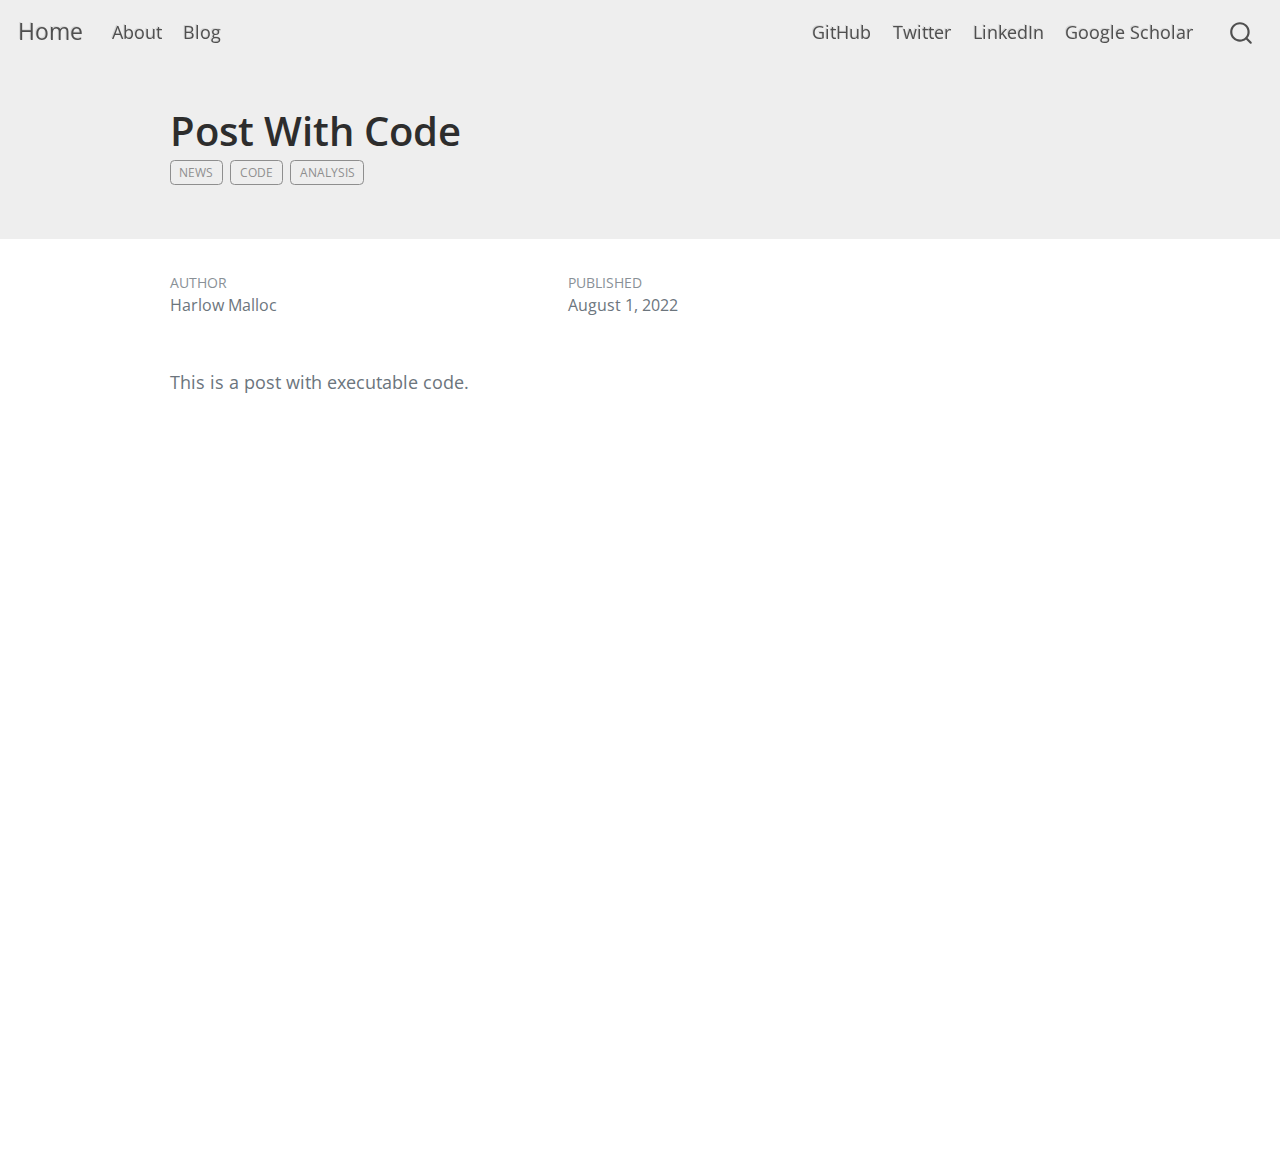
<file: posts/post-with-code/index.html>
<!DOCTYPE html>
<html xmlns="http://www.w3.org/1999/xhtml" lang="en" xml:lang="en"><head>

<meta charset="utf-8">
<meta name="generator" content="quarto-1.0.37">

<meta name="viewport" content="width=device-width, initial-scale=1.0, user-scalable=yes">

<meta name="author" content="Harlow Malloc">
<meta name="dcterms.date" content="2022-08-01">

<title>Home - Post With Code</title>
<style>
code{white-space: pre-wrap;}
span.smallcaps{font-variant: small-caps;}
span.underline{text-decoration: underline;}
div.column{display: inline-block; vertical-align: top; width: 50%;}
div.hanging-indent{margin-left: 1.5em; text-indent: -1.5em;}
ul.task-list{list-style: none;}
</style>


<script src="../../site_libs/quarto-nav/quarto-nav.js"></script>
<script src="../../site_libs/quarto-nav/headroom.min.js"></script>
<script src="../../site_libs/clipboard/clipboard.min.js"></script>
<script src="../../site_libs/quarto-search/autocomplete.umd.js"></script>
<script src="../../site_libs/quarto-search/fuse.min.js"></script>
<script src="../../site_libs/quarto-search/quarto-search.js"></script>
<meta name="quarto:offset" content="../../">
<script src="../../site_libs/quarto-html/quarto.js"></script>
<script src="../../site_libs/quarto-html/popper.min.js"></script>
<script src="../../site_libs/quarto-html/tippy.umd.min.js"></script>
<script src="../../site_libs/quarto-html/anchor.min.js"></script>
<link href="../../site_libs/quarto-html/tippy.css" rel="stylesheet">
<link href="../../site_libs/quarto-html/quarto-syntax-highlighting.css" rel="stylesheet" id="quarto-text-highlighting-styles">
<script src="../../site_libs/bootstrap/bootstrap.min.js"></script>
<link href="../../site_libs/bootstrap/bootstrap-icons.css" rel="stylesheet">
<link href="../../site_libs/bootstrap/bootstrap.min.css" rel="stylesheet" id="quarto-bootstrap" data-mode="light">
<script id="quarto-search-options" type="application/json">{
  "location": "navbar",
  "copy-button": false,
  "collapse-after": 3,
  "panel-placement": "end",
  "type": "overlay",
  "limit": 20,
  "language": {
    "search-no-results-text": "No results",
    "search-matching-documents-text": "matching documents",
    "search-copy-link-title": "Copy link to search",
    "search-hide-matches-text": "Hide additional matches",
    "search-more-match-text": "more match in this document",
    "search-more-matches-text": "more matches in this document",
    "search-clear-button-title": "Clear",
    "search-detached-cancel-button-title": "Cancel",
    "search-submit-button-title": "Submit"
  }
}</script>


<link rel="stylesheet" href="../../styles.css">
</head>

<body class="nav-fixed">

<div id="quarto-search-results"></div>
  <header id="quarto-header" class="headroom fixed-top">
    <nav class="navbar navbar-expand-lg navbar-dark ">
      <div class="navbar-container container-fluid">
      <a class="navbar-brand" href="../../index.html">
    <span class="navbar-title">Home</span>
  </a>
          <button class="navbar-toggler" type="button" data-bs-toggle="collapse" data-bs-target="#navbarCollapse" aria-controls="navbarCollapse" aria-expanded="false" aria-label="Toggle navigation" onclick="if (window.quartoToggleHeadroom) { window.quartoToggleHeadroom(); }">
  <span class="navbar-toggler-icon"></span>
</button>
          <div class="collapse navbar-collapse" id="navbarCollapse">
            <ul class="navbar-nav navbar-nav-scroll me-auto">
  <li class="nav-item">
    <a class="nav-link" href="../../about.html">About</a>
  </li>  
  <li class="nav-item">
    <a class="nav-link" href="../../blog.html">Blog</a>
  </li>  
</ul>
            <ul class="navbar-nav navbar-nav-scroll ms-auto">
  <li class="nav-item">
    <a class="nav-link" href="http://github.com/leonjessen">GitHub</a>
  </li>  
  <li class="nav-item">
    <a class="nav-link" href="https://twitter.com/jessenleon">Twitter</a>
  </li>  
  <li class="nav-item">
    <a class="nav-link" href="https://dk.linkedin.com/in/leonjessen">LinkedIn</a>
  </li>  
  <li class="nav-item">
    <a class="nav-link" href="https://scholar.google.com/citations?user=UFsfJkAAAAAJ&amp;hl=en">Google Scholar</a>
  </li>  
</ul>
              <div id="quarto-search" class="" title="Search"></div>
          </div> <!-- /navcollapse -->
      </div> <!-- /container-fluid -->
    </nav>
</header>
<!-- content -->
<header id="title-block-header" class="quarto-title-block default page-columns page-full">
  <div class="quarto-title-banner page-columns page-full">
    <div class="quarto-title column-body">
      <h1 class="title">Post With Code</h1>
                                <div class="quarto-categories">
                <div class="quarto-category">news</div>
                <div class="quarto-category">code</div>
                <div class="quarto-category">analysis</div>
              </div>
                  </div>
  </div>
    
  
  <div class="quarto-title-meta">

      <div>
      <div class="quarto-title-meta-heading">Author</div>
      <div class="quarto-title-meta-contents">
               <p>Harlow Malloc </p>
            </div>
    </div>
      
      <div>
      <div class="quarto-title-meta-heading">Published</div>
      <div class="quarto-title-meta-contents">
        <p class="date">August 1, 2022</p>
      </div>
    </div>
      
    </div>
    
  
  </header><div id="quarto-content" class="quarto-container page-columns page-rows-contents page-layout-article page-navbar">
<!-- sidebar -->
<!-- margin-sidebar -->
    <div id="quarto-margin-sidebar" class="sidebar margin-sidebar">
        
    </div>
<!-- main -->
<main class="content quarto-banner-title-block" id="quarto-document-content">




<p>This is a post with executable code.</p>



</main> <!-- /main -->
<script id="quarto-html-after-body" type="application/javascript">
window.document.addEventListener("DOMContentLoaded", function (event) {
  const toggleBodyColorMode = (bsSheetEl) => {
    const mode = bsSheetEl.getAttribute("data-mode");
    const bodyEl = window.document.querySelector("body");
    if (mode === "dark") {
      bodyEl.classList.add("quarto-dark");
      bodyEl.classList.remove("quarto-light");
    } else {
      bodyEl.classList.add("quarto-light");
      bodyEl.classList.remove("quarto-dark");
    }
  }
  const toggleBodyColorPrimary = () => {
    const bsSheetEl = window.document.querySelector("link#quarto-bootstrap");
    if (bsSheetEl) {
      toggleBodyColorMode(bsSheetEl);
    }
  }
  toggleBodyColorPrimary();  
  const icon = "";
  const anchorJS = new window.AnchorJS();
  anchorJS.options = {
    placement: 'right',
    icon: icon
  };
  anchorJS.add('.anchored');
  const clipboard = new window.ClipboardJS('.code-copy-button', {
    target: function(trigger) {
      return trigger.previousElementSibling;
    }
  });
  clipboard.on('success', function(e) {
    // button target
    const button = e.trigger;
    // don't keep focus
    button.blur();
    // flash "checked"
    button.classList.add('code-copy-button-checked');
    var currentTitle = button.getAttribute("title");
    button.setAttribute("title", "Copied!");
    setTimeout(function() {
      button.setAttribute("title", currentTitle);
      button.classList.remove('code-copy-button-checked');
    }, 1000);
    // clear code selection
    e.clearSelection();
  });
  function tippyHover(el, contentFn) {
    const config = {
      allowHTML: true,
      content: contentFn,
      maxWidth: 500,
      delay: 100,
      arrow: false,
      appendTo: function(el) {
          return el.parentElement;
      },
      interactive: true,
      interactiveBorder: 10,
      theme: 'quarto',
      placement: 'bottom-start'
    };
    window.tippy(el, config); 
  }
  const noterefs = window.document.querySelectorAll('a[role="doc-noteref"]');
  for (var i=0; i<noterefs.length; i++) {
    const ref = noterefs[i];
    tippyHover(ref, function() {
      let href = ref.getAttribute('href');
      try { href = new URL(href).hash; } catch {}
      const id = href.replace(/^#\/?/, "");
      const note = window.document.getElementById(id);
      return note.innerHTML;
    });
  }
  var bibliorefs = window.document.querySelectorAll('a[role="doc-biblioref"]');
  for (var i=0; i<bibliorefs.length; i++) {
    const ref = bibliorefs[i];
    const cites = ref.parentNode.getAttribute('data-cites').split(' ');
    tippyHover(ref, function() {
      var popup = window.document.createElement('div');
      cites.forEach(function(cite) {
        var citeDiv = window.document.createElement('div');
        citeDiv.classList.add('hanging-indent');
        citeDiv.classList.add('csl-entry');
        var biblioDiv = window.document.getElementById('ref-' + cite);
        if (biblioDiv) {
          citeDiv.innerHTML = biblioDiv.innerHTML;
        }
        popup.appendChild(citeDiv);
      });
      return popup.innerHTML;
    });
  }
});
</script>
</div> <!-- /content -->



</body></html>
</file>
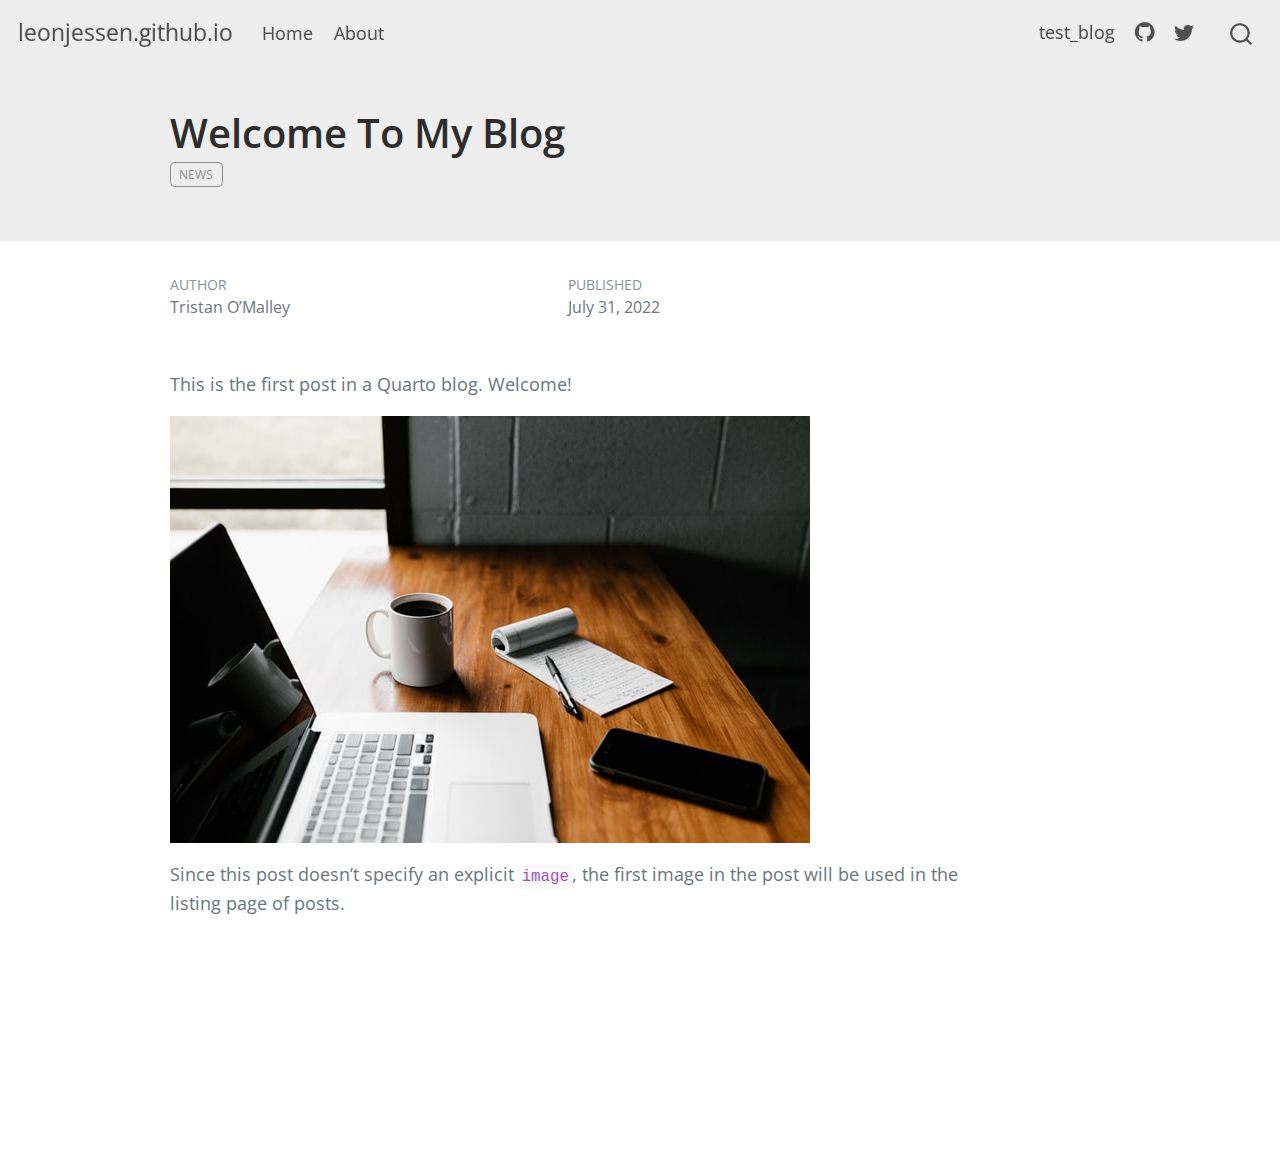
<file: posts/welcome/index.html>
<!DOCTYPE html>
<html xmlns="http://www.w3.org/1999/xhtml" lang="en" xml:lang="en"><head>

<meta charset="utf-8">
<meta name="generator" content="quarto-1.0.37">

<meta name="viewport" content="width=device-width, initial-scale=1.0, user-scalable=yes">

<meta name="author" content="Tristan O’Malley">
<meta name="dcterms.date" content="2022-07-31">

<title>leonjessen.github.io - Welcome To My Blog</title>
<style>
code{white-space: pre-wrap;}
span.smallcaps{font-variant: small-caps;}
span.underline{text-decoration: underline;}
div.column{display: inline-block; vertical-align: top; width: 50%;}
div.hanging-indent{margin-left: 1.5em; text-indent: -1.5em;}
ul.task-list{list-style: none;}
</style>


<script src="../../site_libs/quarto-nav/quarto-nav.js"></script>
<script src="../../site_libs/quarto-nav/headroom.min.js"></script>
<script src="../../site_libs/clipboard/clipboard.min.js"></script>
<script src="../../site_libs/quarto-search/autocomplete.umd.js"></script>
<script src="../../site_libs/quarto-search/fuse.min.js"></script>
<script src="../../site_libs/quarto-search/quarto-search.js"></script>
<meta name="quarto:offset" content="../../">
<script src="../../site_libs/quarto-html/quarto.js"></script>
<script src="../../site_libs/quarto-html/popper.min.js"></script>
<script src="../../site_libs/quarto-html/tippy.umd.min.js"></script>
<script src="../../site_libs/quarto-html/anchor.min.js"></script>
<link href="../../site_libs/quarto-html/tippy.css" rel="stylesheet">
<link href="../../site_libs/quarto-html/quarto-syntax-highlighting.css" rel="stylesheet" id="quarto-text-highlighting-styles">
<script src="../../site_libs/bootstrap/bootstrap.min.js"></script>
<link href="../../site_libs/bootstrap/bootstrap-icons.css" rel="stylesheet">
<link href="../../site_libs/bootstrap/bootstrap.min.css" rel="stylesheet" id="quarto-bootstrap" data-mode="light">
<script id="quarto-search-options" type="application/json">{
  "location": "navbar",
  "copy-button": false,
  "collapse-after": 3,
  "panel-placement": "end",
  "type": "overlay",
  "limit": 20,
  "language": {
    "search-no-results-text": "No results",
    "search-matching-documents-text": "matching documents",
    "search-copy-link-title": "Copy link to search",
    "search-hide-matches-text": "Hide additional matches",
    "search-more-match-text": "more match in this document",
    "search-more-matches-text": "more matches in this document",
    "search-clear-button-title": "Clear",
    "search-detached-cancel-button-title": "Cancel",
    "search-submit-button-title": "Submit"
  }
}</script>


<link rel="stylesheet" href="../../styles.css">
</head>

<body class="nav-fixed">

<div id="quarto-search-results"></div>
  <header id="quarto-header" class="headroom fixed-top">
    <nav class="navbar navbar-expand-lg navbar-dark ">
      <div class="navbar-container container-fluid">
      <a class="navbar-brand" href="../../index.html">
    <span class="navbar-title">leonjessen.github.io</span>
  </a>
          <button class="navbar-toggler" type="button" data-bs-toggle="collapse" data-bs-target="#navbarCollapse" aria-controls="navbarCollapse" aria-expanded="false" aria-label="Toggle navigation" onclick="if (window.quartoToggleHeadroom) { window.quartoToggleHeadroom(); }">
  <span class="navbar-toggler-icon"></span>
</button>
          <div class="collapse navbar-collapse" id="navbarCollapse">
            <ul class="navbar-nav navbar-nav-scroll me-auto">
  <li class="nav-item">
    <a class="nav-link" href="../../index.html">Home</a>
  </li>  
  <li class="nav-item">
    <a class="nav-link" href="../../about.html">About</a>
  </li>  
</ul>
            <ul class="navbar-nav navbar-nav-scroll ms-auto">
  <li class="nav-item">
    <a class="nav-link" href="../../blog.html">test_blog</a>
  </li>  
  <li class="nav-item compact">
    <a class="nav-link" href="https://github.com/"><i class="bi bi-github" role="img">
</i> 
 </a>
  </li>  
  <li class="nav-item compact">
    <a class="nav-link" href="https://twitter.com"><i class="bi bi-twitter" role="img">
</i> 
 </a>
  </li>  
</ul>
              <div id="quarto-search" class="" title="Search"></div>
          </div> <!-- /navcollapse -->
      </div> <!-- /container-fluid -->
    </nav>
</header>
<!-- content -->
<header id="title-block-header" class="quarto-title-block default page-columns page-full">
  <div class="quarto-title-banner page-columns page-full">
    <div class="quarto-title column-body">
      <h1 class="title">Welcome To My Blog</h1>
                                <div class="quarto-categories">
                <div class="quarto-category">news</div>
              </div>
                  </div>
  </div>
    
  
  <div class="quarto-title-meta">

      <div>
      <div class="quarto-title-meta-heading">Author</div>
      <div class="quarto-title-meta-contents">
               <p>Tristan O’Malley </p>
            </div>
    </div>
      
      <div>
      <div class="quarto-title-meta-heading">Published</div>
      <div class="quarto-title-meta-contents">
        <p class="date">July 31, 2022</p>
      </div>
    </div>
      
    </div>
    
  
  </header><div id="quarto-content" class="quarto-container page-columns page-rows-contents page-layout-article page-navbar">
<!-- sidebar -->
<!-- margin-sidebar -->
    <div id="quarto-margin-sidebar" class="sidebar margin-sidebar">
        
    </div>
<!-- main -->
<main class="content quarto-banner-title-block" id="quarto-document-content">




<p>This is the first post in a Quarto blog. Welcome!</p>
<p><img src="thumbnail.jpg" class="img-fluid"></p>
<p>Since this post doesn’t specify an explicit <code>image</code>, the first image in the post will be used in the listing page of posts.</p>



</main> <!-- /main -->
<script id="quarto-html-after-body" type="application/javascript">
window.document.addEventListener("DOMContentLoaded", function (event) {
  const toggleBodyColorMode = (bsSheetEl) => {
    const mode = bsSheetEl.getAttribute("data-mode");
    const bodyEl = window.document.querySelector("body");
    if (mode === "dark") {
      bodyEl.classList.add("quarto-dark");
      bodyEl.classList.remove("quarto-light");
    } else {
      bodyEl.classList.add("quarto-light");
      bodyEl.classList.remove("quarto-dark");
    }
  }
  const toggleBodyColorPrimary = () => {
    const bsSheetEl = window.document.querySelector("link#quarto-bootstrap");
    if (bsSheetEl) {
      toggleBodyColorMode(bsSheetEl);
    }
  }
  toggleBodyColorPrimary();  
  const icon = "";
  const anchorJS = new window.AnchorJS();
  anchorJS.options = {
    placement: 'right',
    icon: icon
  };
  anchorJS.add('.anchored');
  const clipboard = new window.ClipboardJS('.code-copy-button', {
    target: function(trigger) {
      return trigger.previousElementSibling;
    }
  });
  clipboard.on('success', function(e) {
    // button target
    const button = e.trigger;
    // don't keep focus
    button.blur();
    // flash "checked"
    button.classList.add('code-copy-button-checked');
    var currentTitle = button.getAttribute("title");
    button.setAttribute("title", "Copied!");
    setTimeout(function() {
      button.setAttribute("title", currentTitle);
      button.classList.remove('code-copy-button-checked');
    }, 1000);
    // clear code selection
    e.clearSelection();
  });
  function tippyHover(el, contentFn) {
    const config = {
      allowHTML: true,
      content: contentFn,
      maxWidth: 500,
      delay: 100,
      arrow: false,
      appendTo: function(el) {
          return el.parentElement;
      },
      interactive: true,
      interactiveBorder: 10,
      theme: 'quarto',
      placement: 'bottom-start'
    };
    window.tippy(el, config); 
  }
  const noterefs = window.document.querySelectorAll('a[role="doc-noteref"]');
  for (var i=0; i<noterefs.length; i++) {
    const ref = noterefs[i];
    tippyHover(ref, function() {
      let href = ref.getAttribute('href');
      try { href = new URL(href).hash; } catch {}
      const id = href.replace(/^#\/?/, "");
      const note = window.document.getElementById(id);
      return note.innerHTML;
    });
  }
  var bibliorefs = window.document.querySelectorAll('a[role="doc-biblioref"]');
  for (var i=0; i<bibliorefs.length; i++) {
    const ref = bibliorefs[i];
    const cites = ref.parentNode.getAttribute('data-cites').split(' ');
    tippyHover(ref, function() {
      var popup = window.document.createElement('div');
      cites.forEach(function(cite) {
        var citeDiv = window.document.createElement('div');
        citeDiv.classList.add('hanging-indent');
        citeDiv.classList.add('csl-entry');
        var biblioDiv = window.document.getElementById('ref-' + cite);
        if (biblioDiv) {
          citeDiv.innerHTML = biblioDiv.innerHTML;
        }
        popup.appendChild(citeDiv);
      });
      return popup.innerHTML;
    });
  }
});
</script>
</div> <!-- /content -->



</body></html>
</file>
<file: site_libs/quarto-html/tippy.css>
.tippy-box[data-animation=fade][data-state=hidden]{opacity:0}[data-tippy-root]{max-width:calc(100vw - 10px)}.tippy-box{position:relative;background-color:#333;color:#fff;border-radius:4px;font-size:14px;line-height:1.4;white-space:normal;outline:0;transition-property:transform,visibility,opacity}.tippy-box[data-placement^=top]>.tippy-arrow{bottom:0}.tippy-box[data-placement^=top]>.tippy-arrow:before{bottom:-7px;left:0;border-width:8px 8px 0;border-top-color:initial;transform-origin:center top}.tippy-box[data-placement^=bottom]>.tippy-arrow{top:0}.tippy-box[data-placement^=bottom]>.tippy-arrow:before{top:-7px;left:0;border-width:0 8px 8px;border-bottom-color:initial;transform-origin:center bottom}.tippy-box[data-placement^=left]>.tippy-arrow{right:0}.tippy-box[data-placement^=left]>.tippy-arrow:before{border-width:8px 0 8px 8px;border-left-color:initial;right:-7px;transform-origin:center left}.tippy-box[data-placement^=right]>.tippy-arrow{left:0}.tippy-box[data-placement^=right]>.tippy-arrow:before{left:-7px;border-width:8px 8px 8px 0;border-right-color:initial;transform-origin:center right}.tippy-box[data-inertia][data-state=visible]{transition-timing-function:cubic-bezier(.54,1.5,.38,1.11)}.tippy-arrow{width:16px;height:16px;color:#333}.tippy-arrow:before{content:"";position:absolute;border-color:transparent;border-style:solid}.tippy-content{position:relative;padding:5px 9px;z-index:1}
</file>
<file: site_libs/quarto-html/quarto-syntax-highlighting.css>
/* quarto syntax highlight colors */
:root {
  --quarto-hl-ot-color: #003B4F;
  --quarto-hl-at-color: #657422;
  --quarto-hl-ss-color: #20794D;
  --quarto-hl-an-color: #5E5E5E;
  --quarto-hl-fu-color: #4758AB;
  --quarto-hl-st-color: #20794D;
  --quarto-hl-cf-color: #003B4F;
  --quarto-hl-op-color: #5E5E5E;
  --quarto-hl-er-color: #AD0000;
  --quarto-hl-bn-color: #AD0000;
  --quarto-hl-al-color: #AD0000;
  --quarto-hl-va-color: #111111;
  --quarto-hl-bu-color: inherit;
  --quarto-hl-ex-color: inherit;
  --quarto-hl-pp-color: #AD0000;
  --quarto-hl-in-color: #5E5E5E;
  --quarto-hl-vs-color: #20794D;
  --quarto-hl-wa-color: #5E5E5E;
  --quarto-hl-do-color: #5E5E5E;
  --quarto-hl-im-color: #00769E;
  --quarto-hl-ch-color: #20794D;
  --quarto-hl-dt-color: #AD0000;
  --quarto-hl-fl-color: #AD0000;
  --quarto-hl-co-color: #5E5E5E;
  --quarto-hl-cv-color: #5E5E5E;
  --quarto-hl-cn-color: #8f5902;
  --quarto-hl-sc-color: #5E5E5E;
  --quarto-hl-dv-color: #AD0000;
  --quarto-hl-kw-color: #003B4F;
}

/* other quarto variables */
:root {
  --quarto-font-monospace: SFMono-Regular, Menlo, Monaco, Consolas, "Liberation Mono", "Courier New", monospace;
}

pre > code.sourceCode > span {
  color: #003B4F;
}

code span {
  color: #003B4F;
}

code.sourceCode > span {
  color: #003B4F;
}

div.sourceCode,
div.sourceCode pre.sourceCode {
  color: #003B4F;
}

code span.ot {
  color: #003B4F;
}

code span.at {
  color: #657422;
}

code span.ss {
  color: #20794D;
}

code span.an {
  color: #5E5E5E;
}

code span.fu {
  color: #4758AB;
}

code span.st {
  color: #20794D;
}

code span.cf {
  color: #003B4F;
}

code span.op {
  color: #5E5E5E;
}

code span.er {
  color: #AD0000;
}

code span.bn {
  color: #AD0000;
}

code span.al {
  color: #AD0000;
}

code span.va {
  color: #111111;
}

code span.pp {
  color: #AD0000;
}

code span.in {
  color: #5E5E5E;
}

code span.vs {
  color: #20794D;
}

code span.wa {
  color: #5E5E5E;
  font-style: italic;
}

code span.do {
  color: #5E5E5E;
  font-style: italic;
}

code span.im {
  color: #00769E;
}

code span.ch {
  color: #20794D;
}

code span.dt {
  color: #AD0000;
}

code span.fl {
  color: #AD0000;
}

code span.co {
  color: #5E5E5E;
}

code span.cv {
  color: #5E5E5E;
  font-style: italic;
}

code span.cn {
  color: #8f5902;
}

code span.sc {
  color: #5E5E5E;
}

code span.dv {
  color: #AD0000;
}

code span.kw {
  color: #003B4F;
}

.prevent-inlining {
  content: "</";
}

/*# sourceMappingURL=debc5d5d77c3f9108843748ff7464032.css.map */
</file>
<file: styles.css>
/* css styles */
</file>
